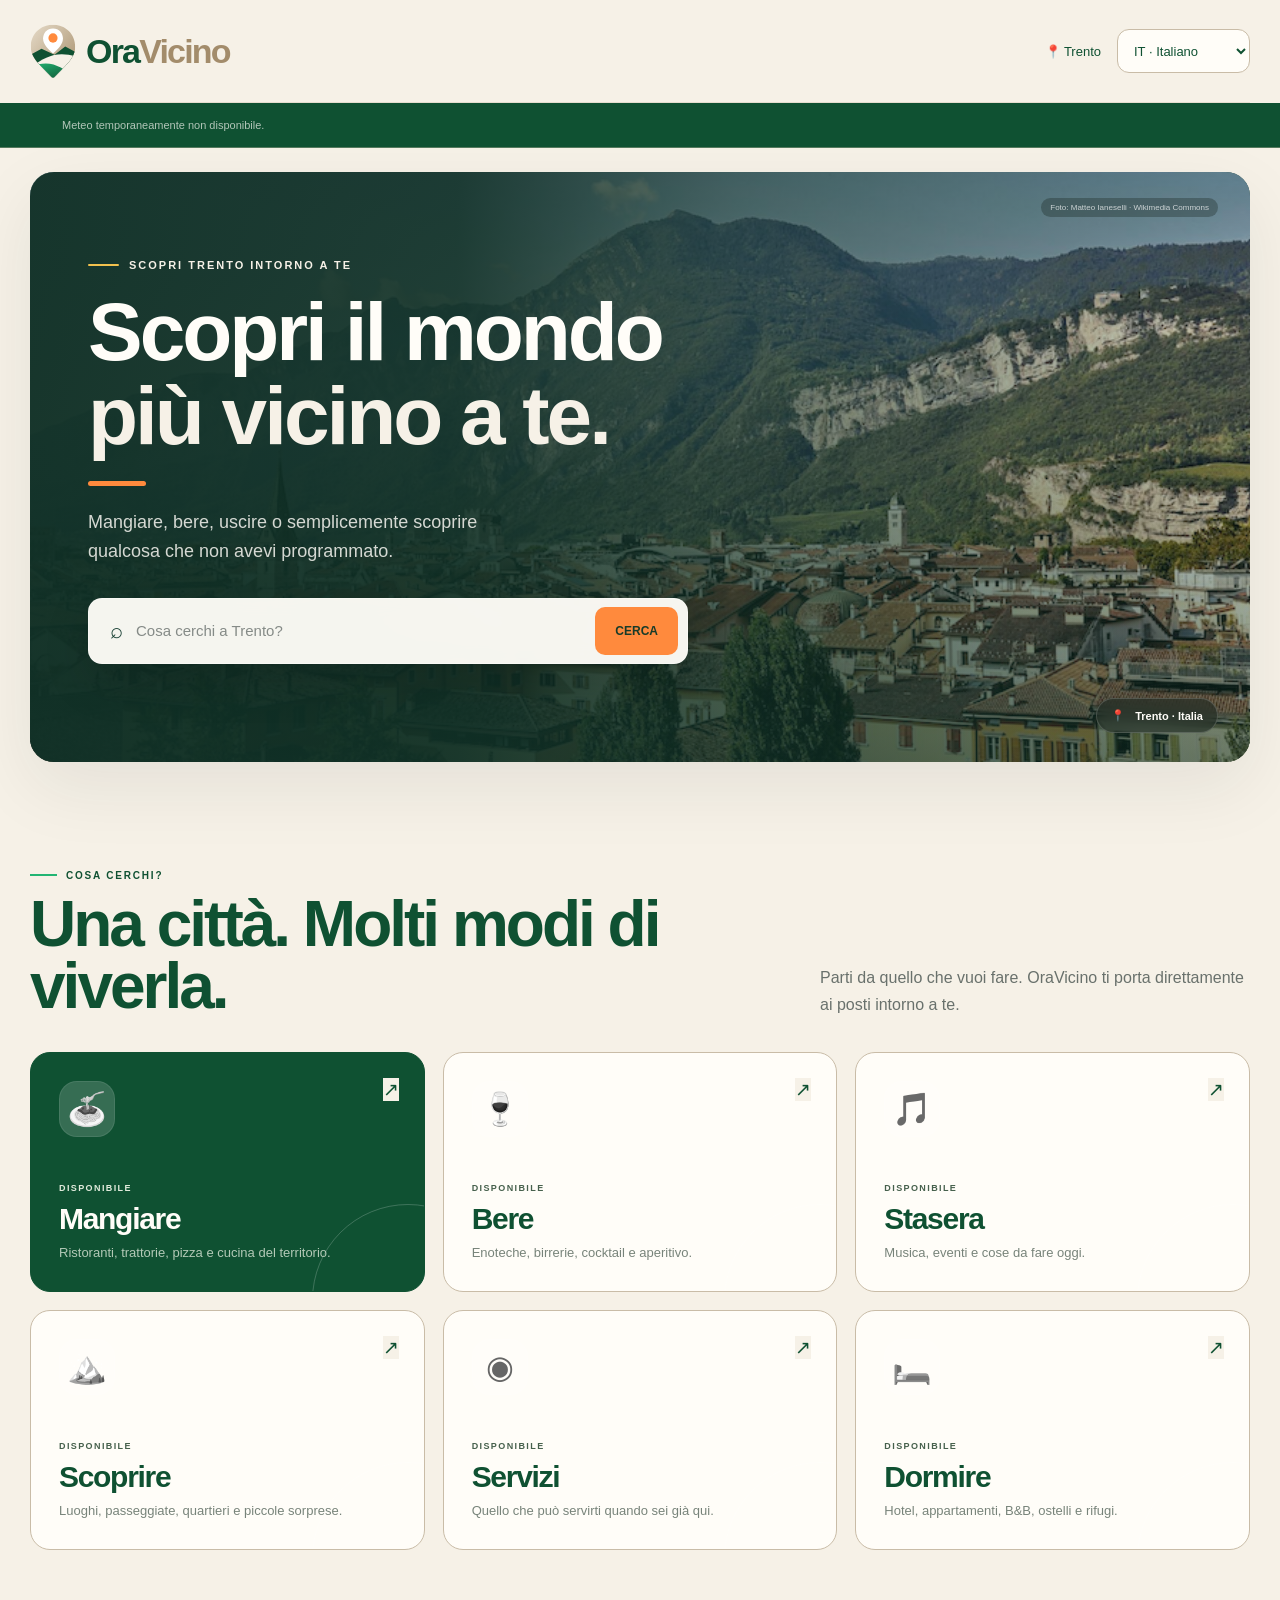
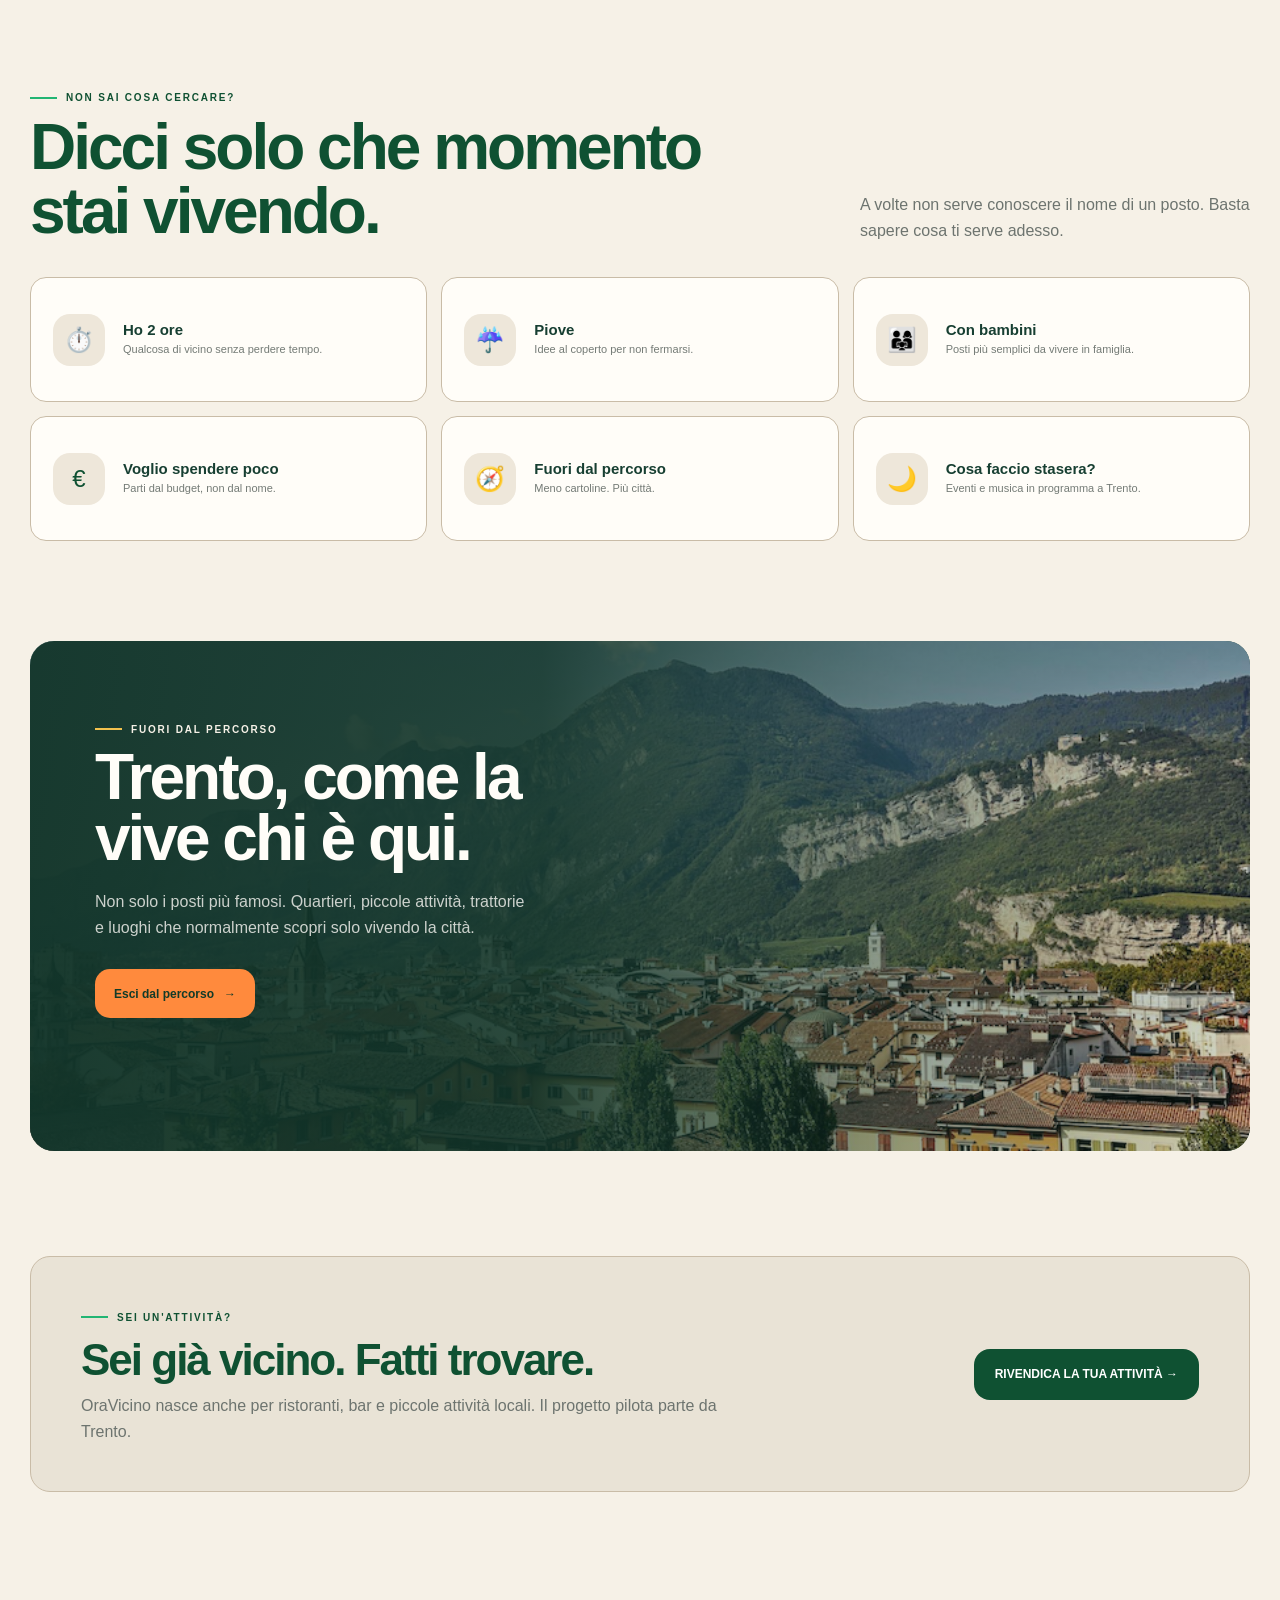
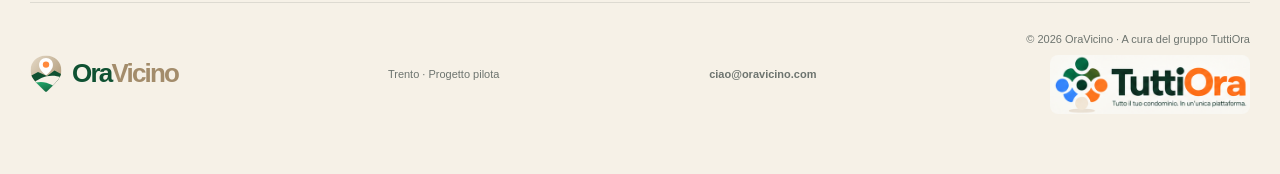
<file: index.html>
<!DOCTYPE html>
<html lang="it">

<head>

  <meta charset="UTF-8">

  <meta
    name="viewport"
    content="width=device-width, initial-scale=1.0"
  >

  <title>OraVicino — Scopri Trento intorno a te</title>

  <meta
    name="description"
    content="Scopri dove mangiare, bere, dormire, cosa fare e cosa vedere vicino a te a Trento."
  >

  <link
    rel="stylesheet"
    href="style.css"
  >

  <!-- ORAVICINO METEO -->
  <link
    rel="stylesheet"
    href="meteo.css"
  >

  <style>

    /* =====================================================
       HOME — ORAVICINO
    ===================================================== */

    body {
      margin: 0;
      color: #17231d;

      background:
        radial-gradient(
          circle at 90% 8%,
          rgba(242,193,78,.12),
          transparent 23%
        ),
        radial-gradient(
          circle at 3% 50%,
          rgba(23,63,50,.07),
          transparent 19%
        ),
        linear-gradient(
          180deg,
          #f7f3e9 0%,
          #f4efe4 55%,
          #f8f5ed 100%
        );
    }

    body::before {
      content: "";
      position: fixed;
      inset: 0;
      z-index: -10;
      pointer-events: none;
      opacity: .22;

      background-image:
        linear-gradient(
          rgba(23,63,50,.018) 1px,
          transparent 1px
        ),
        linear-gradient(
          90deg,
          rgba(23,63,50,.018) 1px,
          transparent 1px
        );

      background-size: 42px 42px;
    }


    /* =====================================================
       CONTAINER
    ===================================================== */

    .home-container {
      width: min(calc(100% - 60px), 1240px);
      margin: 0 auto;
    }


    /* =====================================================
       HERO
    ===================================================== */

    .home-hero {
      position: relative;
      min-height: 590px;
      margin-top: 28px;
      overflow: hidden;
      border-radius: 42px;
      isolation: isolate;

      box-shadow:
        0 25px 70px
        rgba(25,39,32,.08);

      background: #173f32;
    }

    .home-hero-photo {
      position: absolute;
      z-index: -5;
      inset: 0;
      width: 100%;
      height: 100%;
      object-fit: cover;
      object-position: center 48%;
    }

    .home-hero::before {
      content: "";
      position: absolute;
      z-index: -4;
      inset: 0;

      background:
        linear-gradient(
          90deg,
          rgba(16,48,38,.96) 0%,
          rgba(16,48,38,.91) 35%,
          rgba(16,48,38,.62) 58%,
          rgba(16,48,38,.20) 100%
        ),
        linear-gradient(
          0deg,
          rgba(16,48,38,.52),
          transparent 55%
        );
    }

    .home-hero::after {
      content: "";
      position: absolute;
      z-index: -3;
      width: 520px;
      height: 520px;
      top: -300px;
      left: -130px;
      border-radius: 50%;
      background: rgba(242,193,78,.10);
    }


    /* =====================================================
       CONTEÚDO HERO
    ===================================================== */

    .hero-content {
      position: relative;
      z-index: 2;
      width: min(680px, 100%);
      padding: 78px 70px 62px;
      color: #fffdf8;
      box-sizing: border-box;
    }

    .hero-eyebrow {
      display: inline-flex;
      align-items: center;
      gap: 10px;
      margin-bottom: 19px;
      color: #f2c14e;
      font-size: 11px;
      font-weight: 800;
      letter-spacing: 2px;
      text-transform: uppercase;
    }

    .hero-eyebrow::before {
      content: "";
      width: 31px;
      height: 2px;
      border-radius: 999px;
      background: #f2c14e;
    }

    .hero-content h1 {
      max-width: 670px;
      margin: 0 0 22px;
      color: #fffdf8;

      font-size:
        clamp(58px, 7vw, 94px);

      line-height: .89;
      letter-spacing: -5px;
    }

    .hero-content h1 em {
      display: block;
      color: #f2c14e;

      font-family:
        "Playfair Display",
        Georgia,
        serif;

      font-weight: 500;
    }

    .hero-description {
      max-width: 530px;
      margin: 0;
      color: rgba(255,253,248,.82);
      font-size: 18px;
      line-height: 1.6;
    }


    /* =====================================================
       BUSCA
    ===================================================== */

    .hero-search {
      max-width: 600px;
      min-height: 66px;
      margin-top: 32px;
      padding: 0 9px 0 21px;

      display: flex;
      align-items: center;
      gap: 13px;

      border-radius: 21px;

      background:
        rgba(255,253,248,.96);

      border:
        1px solid
        rgba(255,255,255,.35);

      box-shadow:
        0 17px 45px
        rgba(0,0,0,.16);

      backdrop-filter: blur(10px);
    }

    .hero-search-icon {
      flex: 0 0 auto;
      color: #173f32;
      font-size: 22px;
    }

    .hero-search input {
      flex: 1;
      min-width: 0;
      padding: 18px 0;
      border: 0;
      outline: 0;
      background: transparent;
      color: #17231d;
      font-size: 15px;
    }

    .hero-search input::placeholder {
      color: #858b87;
    }

    .hero-search button {
      min-height: 48px;
      padding: 0 20px;
      border: 0;
      border-radius: 15px;
      cursor: pointer;
      background: #ef6a3a;
      color: white;
      font-size: 12px;
      font-weight: 800;

      transition:
        transform .2s ease,
        background .2s ease;
    }

    .hero-search button:hover {
      transform: translateY(-1px);
      background: #db5c31;
    }


    /* =====================================================
       HERO LOCAL
    ===================================================== */

    .hero-location {
      position: absolute;
      z-index: 3;
      right: 32px;
      bottom: 29px;

      display: flex;
      align-items: center;
      gap: 10px;

      padding: 10px 14px;
      border-radius: 999px;
      color: #fffdf8;

      background:
        rgba(23,35,29,.52);

      border:
        1px solid
        rgba(255,255,255,.17);

      font-size: 11px;
      font-weight: 700;
      backdrop-filter: blur(8px);
    }

    .hero-photo-credit {
      position: absolute;
      z-index: 3;
      right: 32px;
      top: 26px;
      padding: 5px 9px;
      border-radius: 999px;
      color: rgba(255,255,255,.72);
      background: rgba(23,35,29,.32);
      font-size: 8px;
      text-decoration: none;
      backdrop-filter: blur(6px);
    }


    /* =====================================================
       INTRO CATEGORIAS
    ===================================================== */

    .category-section {
      padding: 100px 0 45px;
    }

    .section-heading {
      display: grid;

      grid-template-columns:
        minmax(0, 1fr)
        minmax(260px, 430px);

      gap: 50px;
      align-items: end;
      margin-bottom: 34px;
    }

    .section-kicker {
      display: inline-flex;
      align-items: center;
      gap: 9px;
      margin-bottom: 12px;
      color: #ef6a3a;
      font-size: 10px;
      font-weight: 800;
      letter-spacing: 1.8px;
      text-transform: uppercase;
    }

    .section-kicker::before {
      content: "";
      width: 27px;
      height: 2px;
      background: #ef6a3a;
    }

    .section-heading h2 {
      max-width: 700px;
      margin: 0;
      color: #173f32;

      font-size:
        clamp(42px, 5vw, 66px);

      line-height: .98;
      letter-spacing: -3px;
    }

    .section-heading p {
      margin: 0;
      color: #69716c;
      font-size: 16px;
      line-height: 1.65;
    }


    /* =====================================================
       CATEGORIAS — 6 ÁREAS OFICIAIS
    ===================================================== */

    .category-grid {
      display: grid;
      grid-template-columns: repeat(12, 1fr);
      gap: 17px;
    }

    .category-card {
      position: relative;
      min-height: 245px;
      overflow: hidden;
      padding: 28px;

      display: flex;
      flex-direction: column;
      justify-content: space-between;

      border-radius: 28px;
      text-decoration: none;

      border:
        1px solid
        rgba(23,35,29,.09);

      box-shadow:
        0 12px 35px
        rgba(25,39,32,.045);

      transition:
        transform .25s ease,
        box-shadow .25s ease,
        filter .25s ease;

      box-sizing: border-box;
    }

    a.category-card {
      cursor: pointer;
    }

    a.category-card:hover {
      transform: translateY(-5px);

      box-shadow:
        0 22px 55px
        rgba(25,39,32,.13);

      filter: saturate(1.04);
    }


    /* MANGIARE — VERDE */

    .category-card.mangiare {
      grid-column: span 5;
      color: #fffdf8;
      background: var(--mangiare);
    }


    /* BERE — VINHO */

    .category-card.bere {
      grid-column: span 4;
      color: #fffdf8;
      background: var(--bere);
    }


    /* STASERA — LARANJA */

    .category-card.stasera {
      grid-column: span 3;
      color: #fffdf8;
      background: var(--stasera);
    }


    /* SCOPRIRE — PETRÓLEO */

    .category-card.scoprire {
      grid-column: span 4;
      color: #fffdf8;
      background: var(--scoprire);
    }


    /* SERVIZI — AZUL */

    .category-card.servizi {
      grid-column: span 4;
      color: #fffdf8;
      background: var(--servizi);
    }


    /* DORMIRE — MARROM */

    .category-card.dormire {
      grid-column: span 4;
      color: #fffdf8;
      background: var(--dormire);
    }


    .category-icon {
      position: relative;
      z-index: 2;

      width: 56px;
      height: 56px;

      display: flex;
      align-items: center;
      justify-content: center;

      border-radius: 18px;

      background:
        rgba(255,255,255,.16);

      border:
        1px solid
        rgba(255,255,255,.09);

      font-size: 27px;
    }

    .category-content {
      position: relative;
      z-index: 2;
    }

    .category-status {
      display: inline-flex;
      margin-bottom: 9px;

      color:
        rgba(255,255,255,.72);

      font-size: 9px;
      font-weight: 800;
      letter-spacing: 1.4px;
      text-transform: uppercase;
    }

    .category-card h3 {
      margin: 0 0 7px;
      color: inherit;
      font-size: 30px;
      letter-spacing: -1.3px;
    }

    .category-card p {
      max-width: 400px;
      margin: 0;
      color: inherit;
      opacity: .78;
      font-size: 13px;
      line-height: 1.5;
    }

    .category-arrow {
      position: absolute;
      z-index: 2;
      right: 25px;
      top: 25px;

      color:
        rgba(255,255,255,.90);

      font-size: 19px;

      transition:
        transform .2s ease;
    }

    a.category-card:hover
    .category-arrow {
      transform:
        translate(3px, -3px);
    }

    .category-card::after {
      content: "";

      position: absolute;

      width: 190px;
      height: 190px;

      right: -80px;
      bottom: -105px;

      border-radius: 50%;

      border:
        1px solid
        rgba(255,255,255,.20);

      pointer-events: none;
    }


    /* =====================================================
       MOMENTOS
    ===================================================== */

    .now-section {
      padding: 90px 0 100px;
    }

    .now-top {
      display: flex;
      justify-content: space-between;
      align-items: end;
      gap: 40px;
      margin-bottom: 34px;
    }

    .now-top h2 {
      max-width: 680px;
      margin: 0;
      color: #173f32;

      font-size:
        clamp(42px, 5vw, 64px);

      line-height: 1;
      letter-spacing: -3px;
    }

    .now-top p {
      max-width: 390px;
      margin: 0;
      color: #6d746f;
      line-height: 1.6;
    }

    .moment-grid {
      display: grid;
      grid-template-columns: repeat(3, 1fr);
      gap: 14px;
    }

    .moment {
      min-height: 125px;
      padding: 22px;

      display: flex;
      align-items: center;
      gap: 18px;

      border-radius: 23px;
      text-decoration: none;
      color: #17231d;

      background:
        rgba(255,253,248,.68);

      border:
        1px solid
        rgba(23,35,29,.09);

      transition:
        transform .2s ease,
        background .2s ease,
        box-shadow .2s ease;

      box-sizing: border-box;
    }

    a.moment:hover {
      transform: translateY(-3px);
      background: #fffdf8;

      box-shadow:
        0 15px 40px
        rgba(25,39,32,.07);
    }

    .moment-icon {
      flex: 0 0 52px;
      width: 52px;
      height: 52px;

      display: flex;
      align-items: center;
      justify-content: center;

      border-radius: 17px;

      background:
        rgba(23,63,50,.08);

      font-size: 24px;
    }

    .moment strong {
      display: block;
      margin-bottom: 4px;
      color: #173f32;
      font-size: 15px;
    }

    .moment span {
      display: block;
      color: #747b76;
      font-size: 11px;
      line-height: 1.45;
    }


    /* =====================================================
       LOCAL EXPERIENCE
    ===================================================== */

    .local-section {
      position: relative;
      min-height: 510px;
      overflow: hidden;
      margin-bottom: 105px;
      border-radius: 38px;
      background: #173f32;
      isolation: isolate;
    }

    .local-photo {
      position: absolute;
      z-index: -4;
      inset: 0;
      width: 100%;
      height: 100%;
      object-fit: cover;
      object-position: center;
    }

    .local-section::before {
      content: "";
      position: absolute;
      z-index: -3;
      inset: 0;

      background:
        linear-gradient(
          90deg,
          rgba(18,53,42,.97) 0%,
          rgba(18,53,42,.89) 42%,
          rgba(18,53,42,.45) 72%,
          rgba(18,53,42,.18) 100%
        );
    }

    .local-content {
      width: min(570px, 100%);
      padding: 75px 65px;
      color: #fffdf8;
      box-sizing: border-box;
    }

    .local-content
    .section-kicker {
      color: #f2c14e;
    }

    .local-content
    .section-kicker::before {
      background: #f2c14e;
    }

    .local-content h2 {
      margin: 0 0 20px;
      color: #fffdf8;

      font-size:
        clamp(46px, 5vw, 69px);

      line-height: .95;
      letter-spacing: -3px;
    }

    .local-content p {
      max-width: 500px;
      margin: 0 0 28px;
      color: rgba(255,253,248,.78);
      font-size: 16px;
      line-height: 1.65;
    }

    .local-button {
      display: inline-flex;
      align-items: center;
      gap: 10px;

      min-height: 49px;
      padding: 0 19px;

      border-radius: 15px;

      text-decoration: none;

      background: #f2c14e;
      color: #17231d;

      font-size: 12px;
      font-weight: 800;

      transition:
        transform .2s ease;
    }

    .local-button:hover {
      transform: translateY(-2px);
    }


    /* =====================================================
       NEGÓCIOS
    ===================================================== */

    .business-section {
      display: grid;

      grid-template-columns:
        minmax(0, 1fr)
        auto;

      gap: 40px;
      align-items: center;

      margin-bottom: 110px;
      padding: 47px 50px;

      border-radius: 30px;

      background: #efe5d6;

      border:
        1px solid
        rgba(23,35,29,.07);

      box-sizing: border-box;
    }

    .business-section h2 {
      margin: 0 0 8px;
      color: #173f32;

      font-size:
        clamp(30px, 4vw, 44px);

      letter-spacing: -2px;
    }

    .business-section p {
      max-width: 650px;
      margin: 0;
      color: #6d746f;
      line-height: 1.6;
    }

    .business-button {
      display: inline-flex;
      align-items: center;
      justify-content: center;

      min-height: 51px;
      padding: 0 21px;

      border-radius: 16px;

      color: white;
      background: #173f32;

      text-decoration: none;

      font-size: 12px;
      font-weight: 800;

      white-space: nowrap;

      transition:
        transform .2s ease,
        background .2s ease;
    }

    .business-button:hover {
      transform: translateY(-2px);
      background: #245b48;
    }


    /* =====================================================
       FOOTER
    ===================================================== */

    .home-footer {
      width:
        min(calc(100% - 60px), 1240px);

      margin: 0 auto 30px;
      padding: 30px 0;

      display: flex;
      justify-content: space-between;
      align-items: center;
      gap: 30px;

      border-top:
        1px solid
        rgba(23,35,29,.11);

      color: #6d746f;
      font-size: 11px;
    }

    .home-footer
    .footer-logo {
      color: #173f32;

      font-size: 23px;
      font-weight: 800;
      letter-spacing: -1px;

      text-decoration: none;
    }

    .home-footer
    .footer-logo span {
      color: #ef6a3a;
    }

    .footer-contact {
      color: #6d746f;
      text-decoration: none;
      font-weight: 700;
    }

    .footer-contact:hover {
      color: #173f32;
    }


    /* =====================================================
       TABLET
    ===================================================== */

    @media (max-width: 900px) {

      .home-hero {
        min-height: 570px;
      }

      .hero-content {
        padding: 65px 45px 55px;
      }

      .section-heading {
        grid-template-columns: 1fr;
        gap: 20px;
      }

      .category-card.mangiare,
      .category-card.bere,
      .category-card.stasera,
      .category-card.scoprire,
      .category-card.servizi,
      .category-card.dormire {
        grid-column: span 6;
      }

      .moment-grid {
        grid-template-columns:
          repeat(2, 1fr);
      }

      .now-top {
        align-items: flex-start;
        flex-direction: column;
      }

      .business-section {
        grid-template-columns: 1fr;
      }

    }


    /* =====================================================
       CELULAR
    ===================================================== */

    @media (max-width: 600px) {

      .home-container {
        width: calc(100% - 30px);
      }

      .home-hero {
        min-height: 640px;
        margin-top: 15px;
        border-radius: 28px;
      }

      .home-hero-photo {
        object-position: 61% center;
      }

      .home-hero::before {
        background:
          linear-gradient(
            0deg,
            rgba(16,48,38,.98) 0%,
            rgba(16,48,38,.92) 54%,
            rgba(16,48,38,.47) 100%
          );
      }

      .hero-content {
        position: absolute;
        left: 0;
        right: 0;
        bottom: 0;
        padding: 35px 22px 31px;
      }

      .hero-content h1 {
        font-size:
          clamp(52px, 16vw, 72px);

        letter-spacing: -3.5px;
      }

      .hero-description {
        font-size: 15px;
      }

      .hero-search {
        min-height: 58px;
        padding-left: 16px;
      }

      .hero-search button {
        display: none;
      }

      .hero-location {
        top: 20px;
        right: 18px;
        bottom: auto;
      }

      .hero-photo-credit {
        display: none;
      }

      .category-section {
        padding-top: 75px;
      }

      .section-heading h2,
      .now-top h2 {
        letter-spacing: -2px;
      }

      .category-card.mangiare,
      .category-card.bere,
      .category-card.stasera,
      .category-card.scoprire,
      .category-card.servizi,
      .category-card.dormire {
        grid-column: 1 / -1;
      }

      .category-card {
        min-height: 205px;
      }

      .now-section {
        padding: 70px 0 80px;
      }

      .moment-grid {
        grid-template-columns: 1fr;
      }

      .moment {
        min-height: 95px;
      }

      .local-section {
        min-height: 570px;
        margin-bottom: 70px;
        border-radius: 28px;
      }

      .local-section::before {
        background:
          linear-gradient(
            0deg,
            rgba(18,53,42,.98) 0%,
            rgba(18,53,42,.88) 58%,
            rgba(18,53,42,.25) 100%
          );
      }

      .local-content {
        position: absolute;
        left: 0;
        right: 0;
        bottom: 0;
        width: auto;
        padding: 38px 25px;
      }

      .business-section {
        margin-bottom: 70px;
        padding: 32px 25px;
      }

      .home-footer {
        width: calc(100% - 30px);

        align-items: flex-start;
        flex-direction: column;

        gap: 13px;
      }

    }

  </style>

<link rel="stylesheet" href="home-brand.css?v=tuttiora-logo-1">
<link rel="icon" href="oravicino-mark.svg" type="image/svg+xml">
</head>


<body>


  <!-- =====================================================
       HEADER
  ===================================================== -->

  <header class="topbar">

    <a
      class="logo"
      href="index.html"
    >
      <img class="brand-mark" src="oravicino-mark.svg" alt=""><span class="brand-name">Ora<span>Vicino</span></span>
    </a>


    <div class="top-actions">

      <span class="city-button">📍 Trento</span>


      <label class="language-picker"><span class="sr-only" data-i18n="language">Lingua</span><select id="homeLanguage" aria-label="Lingua"><option value="it">IT · Italiano</option><option value="en">EN · English</option><option value="pt">PT · Português</option></select></label>

    </div>

  </header>


  <main>

    <div class="home-container">


      <!-- =================================================
           HERO
      ================================================== -->

      <section class="home-hero">

        <img
          class="home-hero-photo"
          src="images/trento-panorama.jpg"
          alt="Panorama di Trento" data-alt="panorama"
        >


        <div class="hero-content">

          <span class="hero-eyebrow" data-i18n="text0">
            SCOPRI TRENTO INTORNO A TE
          </span>


          <h1>
            <span data-i18n="text1">Scopri il mondo</span>
            <em data-i18n="text2">più vicino a te.</em>
          </h1>


          <p class="hero-description" data-i18n="text3">

            Mangiare, bere, uscire
            o semplicemente scoprire qualcosa
            che non avevi programmato.

          </p>


          <form
            class="hero-search"
            id="homeSearch"
          >

            <span class="hero-search-icon">
              ⌕
            </span>


            <input
              id="homeSearchInput"
              type="text"
              placeholder="Cosa cerchi a Trento?" aria-label="Cosa cerchi a Trento?" data-placeholder="search"
              autocomplete="off"
            >


            <button type="submit" data-i18n="text4">
              CERCA
            </button>

          </form>

        </div>


        <div class="hero-location">

          <span>📍</span>

          <span data-i18n="text5">
            Trento · Italia
          </span>

        </div>


        <a
          class="hero-photo-credit"
          href="https://commons.wikimedia.org/wiki/File:Trento-panorama_from_Bindesi_2.jpg"
          target="_blank"
          rel="noopener noreferrer"
         data-i18n="text6">
          Foto: Matteo Ianeselli · Wikimedia Commons
        </a>

      </section>


      <!-- =================================================
           CATEGORIAS
      ================================================== -->

      <section class="category-section">

        <div class="section-heading">

          <div>

            <span class="section-kicker" data-i18n="text7">
              COSA CERCHI?
            </span>


            <h2 data-i18n="text8">
              Una città.
              Molti modi di viverla.
            </h2>

          </div>


          <p data-i18n="text9">

            Parti da quello che vuoi fare.
            OraVicino ti porta direttamente
            ai posti intorno a te.

          </p>

        </div>


        <div class="category-grid">


          <!-- MANGIARE -->

          <a
            class="category-card mangiare category-mangiare"
            href="mangiare.html"
          >

            <span class="category-arrow">
              ↗
            </span>


            <div class="category-icon">
              🍝
            </div>


            <div class="category-content">

              <span class="category-status" data-i18n="text10">
                DISPONIBILE
              </span>


              <h3 data-i18n="text11">
                Mangiare
              </h3>


              <p data-i18n="text12">
                Ristoranti, trattorie,
                pizza e cucina del territorio.
              </p>

            </div>

          </a>


          <!-- BERE -->

          <a
            class="category-card bere category-bere"
            href="bere.html"
          >

            <span class="category-arrow">
              ↗
            </span>


            <div class="category-icon">
              🍷
            </div>


            <div class="category-content">

              <span class="category-status" data-i18n="text10">
                DISPONIBILE
              </span>


              <h3 data-i18n="text13">
                Bere
              </h3>


              <p data-i18n="text14">
                Enoteche, birrerie,
                cocktail e aperitivo.
              </p>

            </div>

          </a>


          <!-- STASERA -->

          <a
            class="category-card stasera category-stasera"
            href="stasera.html"
          >

            <span class="category-arrow">
              ↗
            </span>


            <div class="category-icon">
              🎵
            </div>


            <div class="category-content">

              <span class="category-status" data-i18n="text10">
                DISPONIBILE
              </span>


              <h3 data-i18n="text15">
                Stasera
              </h3>


              <p data-i18n="text16">
                Musica, eventi
                e cose da fare oggi.
              </p>

            </div>

          </a>


          <!-- SCOPRIRE -->

          <a
            class="category-card scoprire category-scoprire"
            href="scoprire.html"
          >

            <span class="category-arrow">
              ↗
            </span>


            <div class="category-icon">
              🏔️
            </div>


            <div class="category-content">

              <span class="category-status" data-i18n="text10">
                DISPONIBILE
              </span>


              <h3 data-i18n="text17">
                Scoprire
              </h3>


              <p data-i18n="text18">
                Luoghi, passeggiate,
                quartieri e piccole sorprese.
              </p>

            </div>

          </a>


          <!-- SERVIZI -->

          <a
            class="category-card servizi category-servizi"
            href="servizi.html"
          >

            <span class="category-arrow">
              ↗
            </span>


            <div class="category-icon">
              ◉
            </div>


            <div class="category-content">

              <span class="category-status" data-i18n="text10">
                DISPONIBILE
              </span>


              <h3 data-i18n="text19">
                Servizi
              </h3>


              <p data-i18n="text20">
                Quello che può servirti
                quando sei già qui.
              </p>

            </div>

          </a>


          <!-- DORMIRE -->

          <a
            class="category-card dormire category-dormire"
            href="dormire.html"
          >

            <span class="category-arrow">
              ↗
            </span>


            <div class="category-icon">
              🛏️
            </div>


            <div class="category-content">

              <span class="category-status" data-i18n="text10">
                DISPONIBILE
              </span>


              <h3 data-i18n="text21">
                Dormire
              </h3>


              <p data-i18n="text22">
                Hotel, appartamenti,
                B&amp;B, ostelli e rifugi.
              </p>

            </div>

          </a>

        </div>

      </section>


      <!-- =================================================
           MOMENTOS
      ================================================== -->

      <section class="now-section">

        <div class="now-top">

          <div>

            <span class="section-kicker" data-i18n="text23">
              NON SAI COSA CERCARE?
            </span>


            <h2 data-i18n="text24">
              Dicci solo
              che momento stai vivendo.
            </h2>

          </div>


          <p data-i18n="text25">

            A volte non serve conoscere
            il nome di un posto.
            Basta sapere cosa ti serve adesso.

          </p>

        </div>


        <div class="moment-grid">


          <!-- HO 2 ORE -->

          <a
            class="moment"
            href="adesso.html?modo=2ore"
          >

            <div class="moment-icon">
              ⏱️
            </div>


            <div>

              <strong data-i18n="text26">
                Ho 2 ore
              </strong>

              <span data-i18n="text27">
                Qualcosa di vicino
                senza perdere tempo.
              </span>

            </div>

          </a>


          <!-- PIOVE -->

          <a
            class="moment"
            href="adesso.html?modo=piove"
          >

            <div class="moment-icon">
              ☔
            </div>


            <div>

              <strong data-i18n="text28">
                Piove
              </strong>

              <span data-i18n="text29">
                Idee al coperto
                per non fermarsi.
              </span>

            </div>

          </a>


          <!-- BAMBINI -->

          <a
            class="moment"
            href="adesso.html?modo=bambini"
          >

            <div class="moment-icon">
              👨‍👩‍👧
            </div>


            <div>

              <strong data-i18n="text30">
                Con bambini
              </strong>

              <span data-i18n="text31">
                Posti più semplici
                da vivere in famiglia.
              </span>

            </div>

          </a>


          <!-- ECONOMICO -->

          <a
            class="moment"
            href="adesso.html?modo=economico"
          >

            <div class="moment-icon">
              €
            </div>


            <div>

              <strong data-i18n="text32">
                Voglio spendere poco
              </strong>

              <span data-i18n="text33">
                Parti dal budget,
                non dal nome.
              </span>

            </div>

          </a>


          <!-- FUORI DAL PERCORSO -->

          <a
            class="moment"
            href="adesso.html?modo=fuori"
          >

            <div class="moment-icon">
              🧭
            </div>


            <div>

              <strong data-i18n="text34">
                Fuori dal percorso
              </strong>

              <span data-i18n="text35">
                Meno cartoline.
                Più città.
              </span>

            </div>

          </a>


          <!-- STASERA -->

          <a
            class="moment"
            href="stasera.html"
          >

            <div class="moment-icon">
              🌙
            </div>


            <div>

              <strong data-i18n="text36">
                Cosa faccio stasera?
              </strong>

              <span data-i18n="text37">
                Eventi e musica
                in programma a Trento.
              </span>

            </div>

          </a>

        </div>

      </section>


      <!-- =================================================
           TRENTO LOCAL
      ================================================== -->

      <section class="local-section">

        <img
          class="local-photo"
          src="images/trento-panorama.jpg"
          alt=""
        >


        <div class="local-content">

          <span class="section-kicker" data-i18n="text38">
            FUORI DAL PERCORSO
          </span>


          <h2 data-i18n="text39">
            Trento,
            come la vive
            chi è qui.
          </h2>


          <p data-i18n="text40">

            Non solo i posti più famosi.
            Quartieri, piccole attività,
            trattorie e luoghi che normalmente
            scopri solo vivendo la città.

          </p>


          <a
            class="local-button"
            href="adesso.html?modo=fuori"
          >
            <span data-i18n="text41">Esci dal percorso</span>
            <span>→</span>
          </a>

        </div>

      </section>


      <!-- =================================================
           COMERCIANTES
      ================================================== -->

      <section class="business-section">

        <div>

          <span class="section-kicker" data-i18n="text42">
            SEI UN'ATTIVITÀ?
          </span>


          <h2 data-i18n="text43">
            Sei già vicino.
            Fatti trovare.
          </h2>


          <p data-i18n="text44">

            OraVicino nasce anche per
            ristoranti, bar e piccole attività locali.
            Il progetto pilota parte da Trento.

          </p>

        </div>


        <a
          class="business-button"
          href="mailto:ciao@oravicino.com?subject=Rivendica%20la%20tua%20attivita"
         data-i18n="text45">
          RIVENDICA LA TUA ATTIVITÀ →
        </a>

      </section>

    </div>

  </main>


  <!-- =====================================================
       FOOTER
  ===================================================== -->

  <footer class="home-footer">

    <a
      class="footer-logo"
      href="index.html"
    >
      <img class="brand-mark" src="oravicino-mark.svg" alt=""><span class="brand-name">Ora<span>Vicino</span></span>
    </a>


    <span data-i18n="text46">
      Trento · Progetto pilota
    </span>


    <a
      class="footer-contact"
      href="mailto:ciao@oravicino.com"
    >
      ciao@oravicino.com
    </a>


    <div class="maintainer-group"><span data-i18n="maintainer">© 2026 OraVicino · A cura del gruppo TuttiOra</span><span class="tuttiora-logo"><img src="tuttiora-brand.png" alt="TuttiOra" width="1448" height="1086" loading="lazy"></span></div>

  </footer>


  <!-- =====================================================
       JS
  ===================================================== -->

  <script>

    const homeSearch =
      document.getElementById(
        "homeSearch"
      );


    const homeSearchInput =
      document.getElementById(
        "homeSearchInput"
      );


    homeSearch.addEventListener(
      "submit",
      function(event) {

        event.preventDefault();


        const query =
          homeSearchInput
            .value
            .trim();


        if (!query) {

          window.location.href =
            "mangiare.html";

          return;

        }


        window.location.href =
          "mangiare.html?search="
          +
          encodeURIComponent(query);

      }
    );

  </script>


  <!-- ORAVICINO METEO -->
  <script src="home-i18n.js?v=tuttiora-logo-1"></script>
  <script src="home-weather.js"></script>


</body>

</html>
</file>
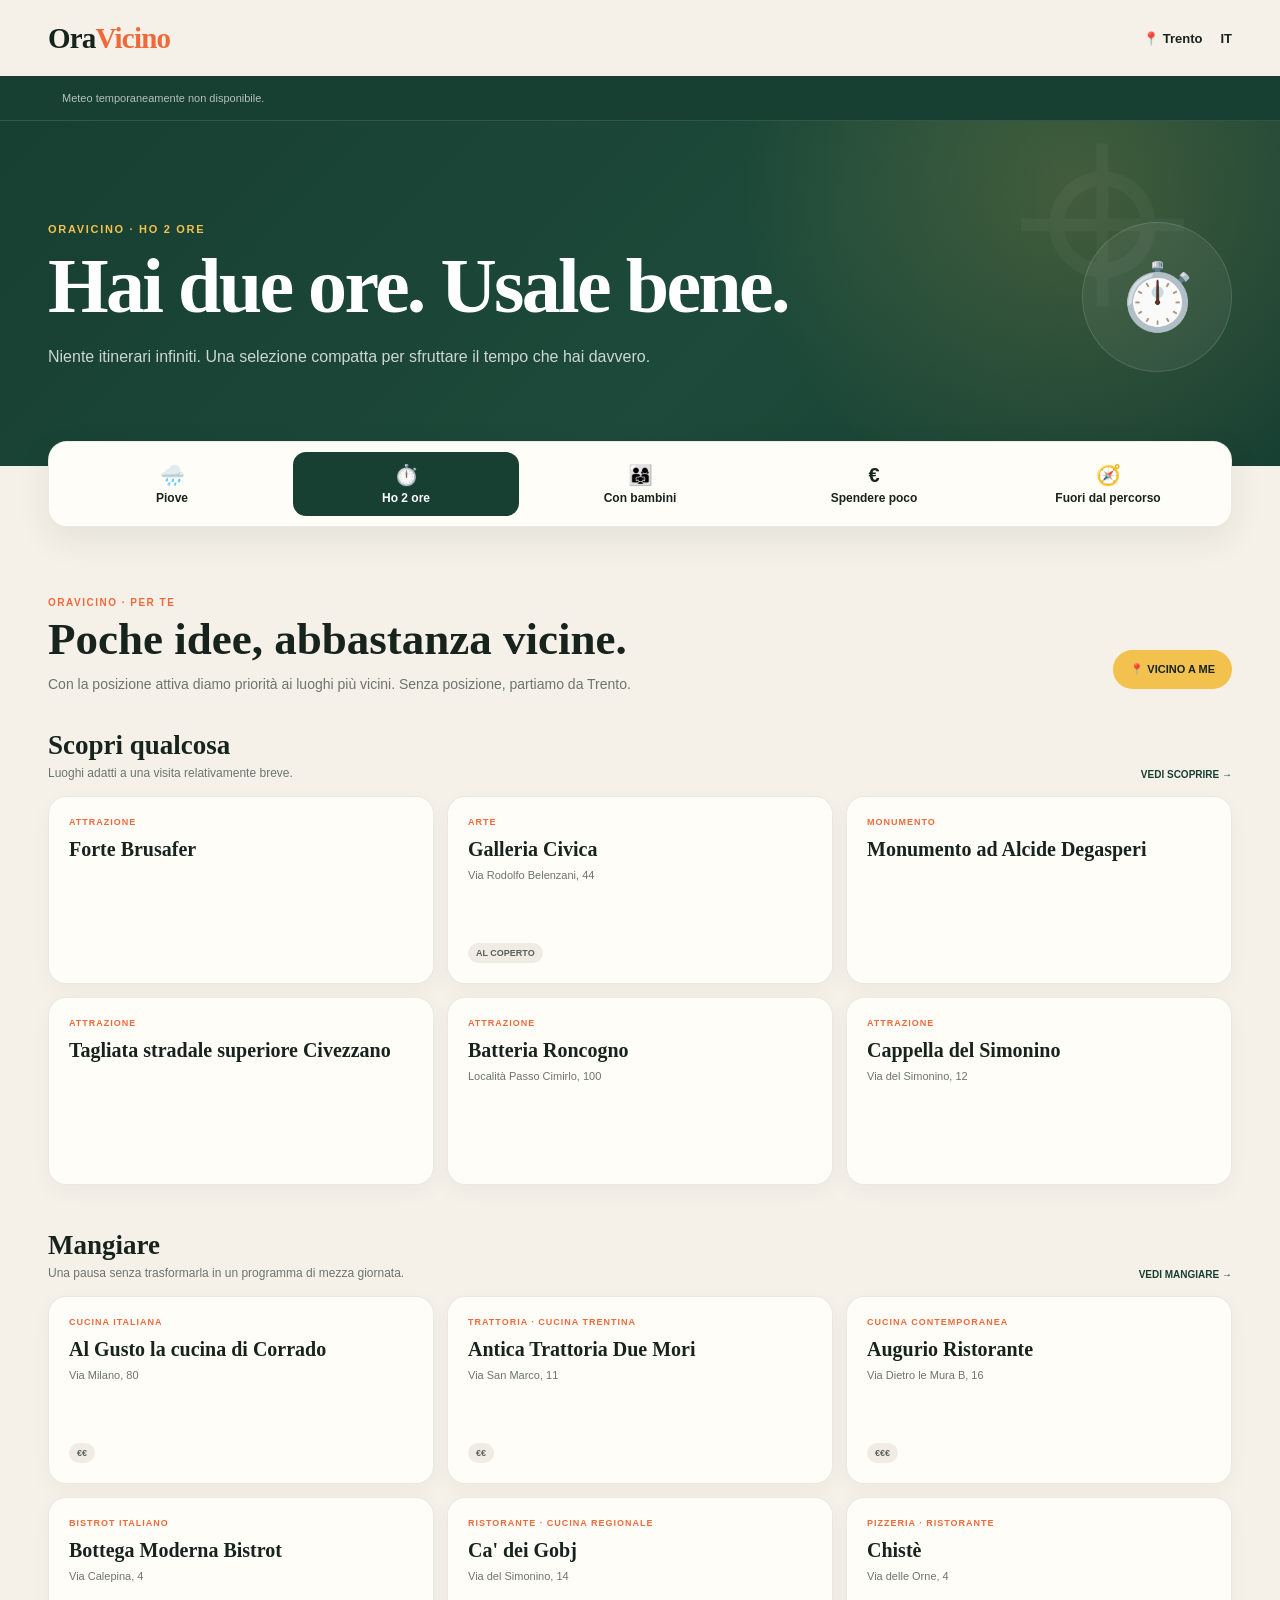
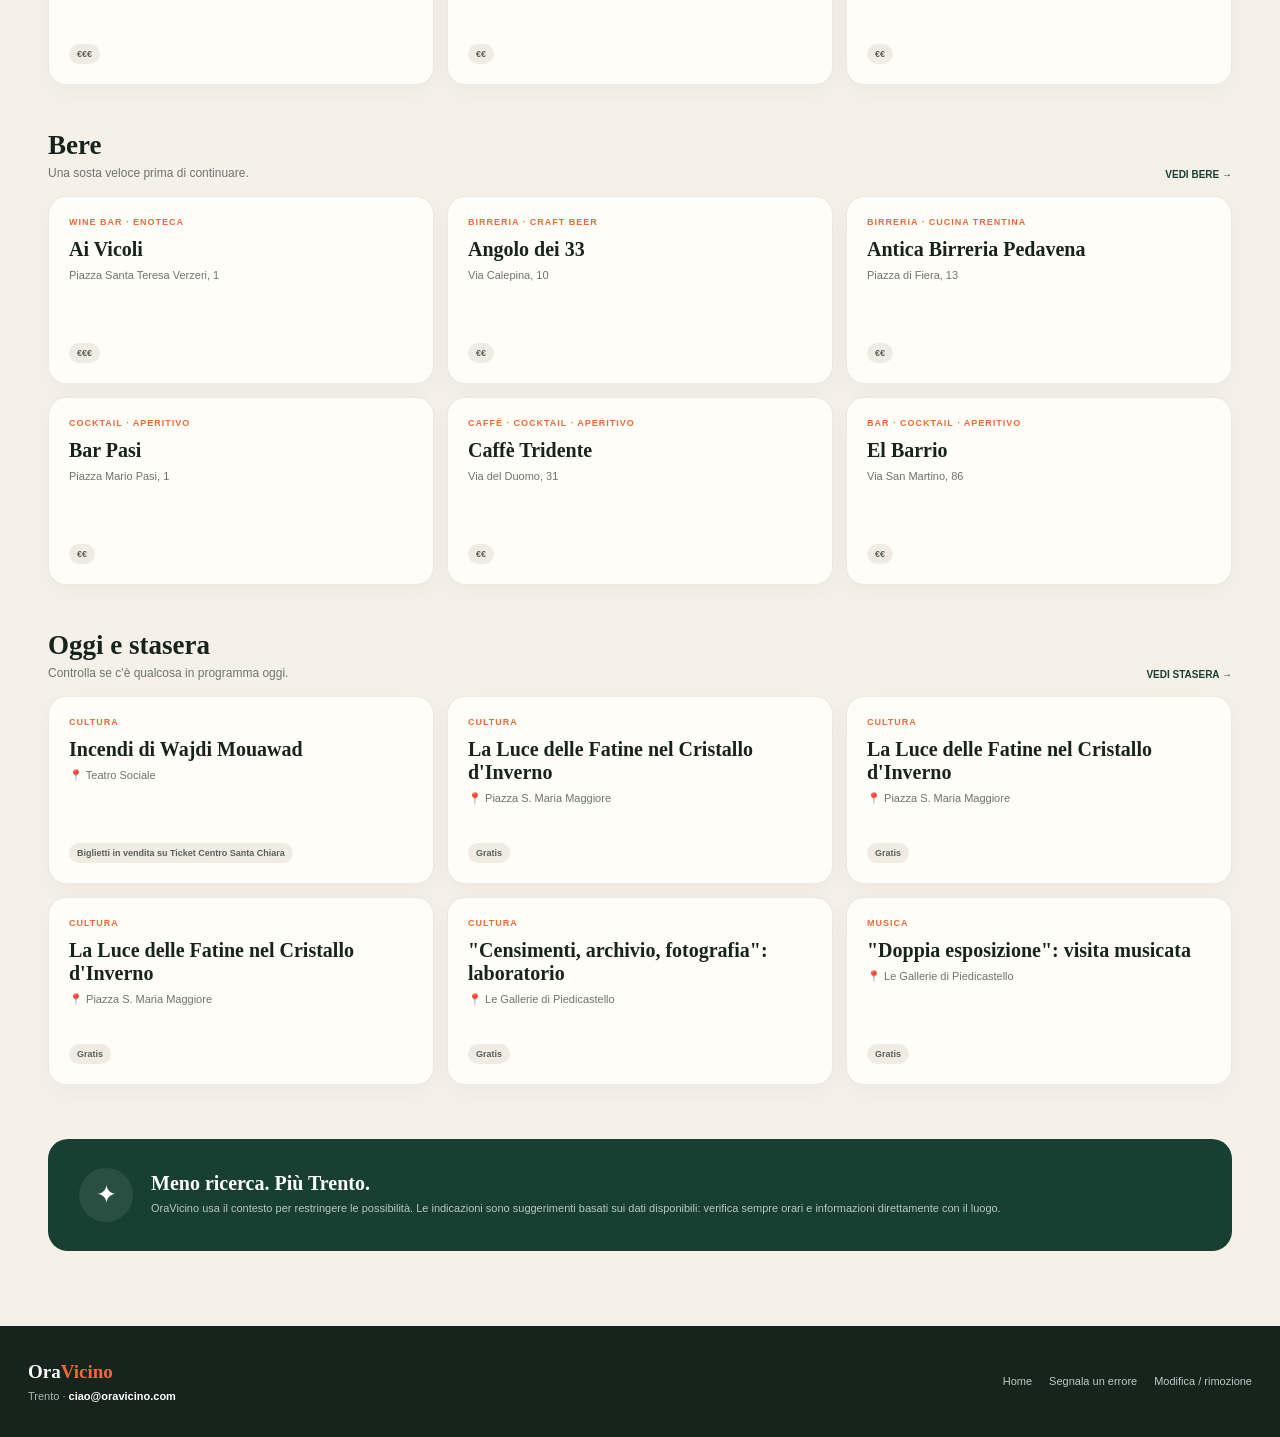
<file: adesso.html>
<!DOCTYPE html>
<html lang="it">
<head>
  <meta charset="UTF-8">
  <meta name="viewport" content="width=device-width, initial-scale=1.0">

  <title>Adesso a Trento | OraVicino</title>

  <meta
    name="description"
    content="Cosa fare adesso a Trento? OraVicino combina luoghi, cibo, eventi e contesto per aiutarti a decidere."
  >

  <link rel="stylesheet" href="style.css">
  <link rel="stylesheet" href="meteo.css">

  <style>
    :root {
      --green: #173f32;
      --green-2: #245b48;
      --orange: #ef6a3a;
      --yellow: #f2c14e;
      --paper: #fffdf8;
      --bg: #f5f1e8;
      --ink: #17231d;
      --muted: #6d746f;
    }

    * {
      box-sizing: border-box;
    }

    body {
      margin: 0;
      background: var(--bg);
      color: var(--ink);
    }

    a {
      color: inherit;
    }

    button {
      font: inherit;
    }

    /* =========================
       TOPBAR
    ========================= */

    .topbar {
      max-width: 1240px;
      min-height: 76px;
      margin: 0 auto;
      padding: 0 28px;

      display: flex;
      align-items: center;
      justify-content: space-between;
      gap: 20px;
    }

    .logo {
      font-family: "Playfair Display", serif;
      font-size: 29px;
      font-weight: 800;
      letter-spacing: -0.8px;
      text-decoration: none;
    }

    .logo span {
      color: var(--orange);
    }

    .topbar-right {
      display: flex;
      align-items: center;
      gap: 18px;

      font-size: 13px;
      font-weight: 800;
    }

    /* =========================
       HERO
    ========================= */

    .hero {
      position: relative;
      overflow: hidden;

      background:
        radial-gradient(
          circle at 84% 20%,
          rgba(242, 193, 78, 0.18),
          transparent 30%
        ),
        linear-gradient(
          135deg,
          #173f32 0%,
          #1d4a3a 58%,
          #173f32 100%
        );

      color: white;
    }

    .hero::after {
      content: "⌖";

      position: absolute;
      right: 7%;
      top: -55px;

      color: rgba(255, 255, 255, 0.035);

      font-size: 310px;
      line-height: 1;

      pointer-events: none;
    }

    .hero-inner {
      position: relative;
      z-index: 1;

      max-width: 1240px;
      min-height: 345px;
      margin: 0 auto;
      padding: 60px 28px 54px;

      display: grid;
      grid-template-columns: minmax(0, 1fr) auto;
      gap: 55px;
      align-items: center;
    }

    .eyebrow {
      margin-bottom: 13px;

      color: var(--yellow);

      font-size: 11px;
      font-weight: 900;
      letter-spacing: 1.7px;
      text-transform: uppercase;
    }

    .hero h1 {
      max-width: 800px;
      margin: 0;

      font-family: "Playfair Display", serif;
      font-size: clamp(45px, 6.2vw, 78px);
      line-height: 0.98;
      letter-spacing: -2.7px;
    }

    .hero-description {
      max-width: 700px;
      margin: 19px 0 0;

      color: rgba(255, 255, 255, 0.78);

      font-size: 16px;
      line-height: 1.65;
    }

    .hero-icon {
      width: 150px;
      height: 150px;

      display: grid;
      place-items: center;

      border: 1px solid rgba(255, 255, 255, 0.12);
      border-radius: 50%;

      background: rgba(255, 255, 255, 0.06);

      font-size: 65px;
    }

    /* =========================
       MODE SELECTOR
    ========================= */

    .mode-wrap {
      max-width: 1240px;
      margin: -25px auto 0;
      padding: 0 28px;

      position: relative;
      z-index: 5;
    }

    .mode-bar {
      padding: 10px;

      display: grid;
      grid-template-columns: repeat(5, 1fr);
      gap: 8px;

      border: 1px solid rgba(23, 35, 29, 0.08);
      border-radius: 19px;

      background: var(--paper);

      box-shadow: 0 12px 35px rgba(23, 35, 29, 0.08);
    }

    .mode-button {
      min-height: 64px;
      padding: 10px;

      border: 0;
      border-radius: 13px;

      background: transparent;
      color: var(--ink);

      cursor: pointer;

      font-size: 12px;
      font-weight: 850;
    }

    .mode-button:hover {
      background: #f0ece3;
    }

    .mode-button.active {
      background: var(--green);
      color: white;
    }

    .mode-button span {
      display: block;
      margin-bottom: 4px;
      font-size: 20px;
    }

    /* =========================
       METEO
    ========================= */

    .meteo-wrap {
      max-width: 1240px;
      margin: 0 auto;
      padding: 31px 28px 0;
    }

    /* =========================
       MAIN
    ========================= */

    .main {
      max-width: 1240px;
      margin: 0 auto;
      padding: 39px 28px 75px;
    }

    .context-head {
      margin-bottom: 34px;

      display: grid;
      grid-template-columns: minmax(0, 1fr) auto;
      gap: 30px;
      align-items: end;
    }

    .section-eyebrow {
      margin-bottom: 8px;

      color: var(--orange);

      font-size: 10px;
      font-weight: 900;
      letter-spacing: 1.5px;
      text-transform: uppercase;
    }

    .context-title {
      margin: 0;

      font-family: "Playfair Display", serif;
      font-size: clamp(30px, 4vw, 45px);
      line-height: 1.05;
    }

    .context-description {
      max-width: 720px;
      margin: 10px 0 0;

      color: var(--muted);

      font-size: 14px;
      line-height: 1.6;
    }

    .location-button {
      padding: 13px 17px;

      border: 0;
      border-radius: 999px;

      background: var(--yellow);
      color: var(--ink);

      cursor: pointer;

      font-size: 11px;
      font-weight: 900;
      white-space: nowrap;
    }

    .location-button.active {
      background: var(--green);
      color: white;
    }

    .location-status {
      margin-top: 7px;

      color: var(--muted);

      font-size: 10px;
      text-align: center;
    }

    /* =========================
       SECTIONS
    ========================= */

    .recommendation-section {
      margin-top: 45px;
    }

    .recommendation-section:first-of-type {
      margin-top: 0;
    }

    .section-head {
      margin-bottom: 16px;

      display: flex;
      align-items: end;
      justify-content: space-between;
      gap: 20px;
    }

    .section-title {
      margin: 0;

      font-family: "Playfair Display", serif;
      font-size: 27px;
    }

    .section-subtitle {
      margin-top: 5px;

      color: var(--muted);

      font-size: 12px;
    }

    .section-link {
      color: var(--green);

      font-size: 10px;
      font-weight: 900;
      text-decoration: none;
      white-space: nowrap;
    }

    .cards {
      display: grid;
      grid-template-columns: repeat(3, minmax(0, 1fr));
      gap: 13px;
    }

    .card {
      min-height: 188px;
      padding: 20px;

      display: flex;
      flex-direction: column;

      border: 1px solid rgba(23, 35, 29, 0.09);
      border-radius: 18px;

      background: var(--paper);

      box-shadow: 0 7px 25px rgba(23, 35, 29, 0.035);
    }

    .card:hover {
      transform: translateY(-2px);
      box-shadow: 0 11px 28px rgba(23, 35, 29, 0.07);
    }

    .card-top {
      display: flex;
      align-items: center;
      justify-content: space-between;
      gap: 12px;
    }

    .card-type {
      color: var(--orange);

      font-size: 9px;
      font-weight: 900;
      letter-spacing: 1px;
      text-transform: uppercase;
    }

    .distance {
      padding: 5px 8px;

      border-radius: 999px;

      background: #e5eee9;
      color: var(--green);

      font-size: 9px;
      font-weight: 900;
    }

    .card h3 {
      margin: 11px 0 6px;

      font-family: "Playfair Display", serif;
      font-size: 20px;
      line-height: 1.15;
    }

    .card-description {
      margin: 0 0 12px;

      color: var(--muted);

      font-size: 11px;
      line-height: 1.5;
    }

    .card-meta {
      margin-top: auto;

      display: flex;
      flex-wrap: wrap;
      gap: 5px;
    }

    .chip {
      padding: 5px 8px;

      border-radius: 999px;

      background: #f0ece3;
      color: #59615c;

      font-size: 9px;
      font-weight: 800;
    }

    .chip.free {
      background: #e3eee8;
      color: var(--green);
    }

    .event-time {
      color: var(--green);

      font-weight: 900;
    }

    .empty {
      grid-column: 1 / -1;

      padding: 30px;

      border: 1px dashed rgba(23, 35, 29, 0.18);
      border-radius: 17px;

      color: var(--muted);

      text-align: center;
      font-size: 12px;
    }

    /* =========================
       WHY
    ========================= */

    .why-box {
      margin-top: 54px;
      padding: 29px 31px;

      display: grid;
      grid-template-columns: auto minmax(0, 1fr);
      gap: 18px;
      align-items: center;

      border-radius: 20px;

      background: var(--green);
      color: white;
    }

    .why-icon {
      width: 54px;
      height: 54px;

      display: grid;
      place-items: center;

      border-radius: 50%;

      background: rgba(255, 255, 255, 0.08);

      font-size: 25px;
    }

    .why-box strong {
      display: block;
      margin-bottom: 5px;

      font-family: "Playfair Display", serif;
      font-size: 20px;
    }

    .why-box p {
      margin: 0;

      color: rgba(255, 255, 255, 0.7);

      font-size: 11px;
      line-height: 1.55;
    }

    /* =========================
       FOOTER
    ========================= */

    .footer {
      padding: 35px 28px;

      background: #17231d;
      color: rgba(255, 255, 255, 0.66);

      font-size: 11px;
    }

    .footer-inner {
      max-width: 1240px;
      margin: 0 auto;

      display: grid;
      grid-template-columns: 1fr auto;
      gap: 30px;
      align-items: center;
    }

    .footer-brand {
      color: white;

      font-family: "Playfair Display", serif;
      font-size: 19px;
      font-weight: 800;
    }

    .footer-brand span {
      color: var(--orange);
    }

    .footer-contact {
      margin-top: 7px;
    }

    .footer-contact a {
      color: white;
      text-decoration: none;
      font-weight: 800;
    }

    .footer-links {
      display: flex;
      flex-wrap: wrap;
      justify-content: flex-end;
      gap: 17px;
    }

    .footer-links a {
      color: rgba(255, 255, 255, 0.74);
      text-decoration: none;
    }

    /* =========================
       RESPONSIVE
    ========================= */

    @media (max-width: 900px) {
      .mode-bar {
        grid-template-columns: repeat(3, 1fr);
      }

      .cards {
        grid-template-columns: repeat(2, minmax(0, 1fr));
      }
    }

    @media (max-width: 650px) {
      .topbar {
        min-height: 66px;
        padding: 0 18px;
      }

      .logo {
        font-size: 25px;
      }

      .topbar-right {
        gap: 10px;
      }

      .hero-inner {
        min-height: auto;
        padding: 47px 18px 48px;

        grid-template-columns: 1fr;
      }

      .hero-icon {
        display: none;
      }

      .hero h1 {
        font-size: 47px;
        letter-spacing: -1.5px;
      }

      .mode-wrap,
      .meteo-wrap,
      .main {
        padding-left: 17px;
        padding-right: 17px;
      }

      .mode-wrap {
        margin-top: -18px;
      }

      .mode-bar {
        grid-template-columns: repeat(2, 1fr);
      }

      .context-head {
        grid-template-columns: 1fr;
        align-items: start;
      }

      .location-status {
        text-align: left;
      }

      .cards {
        grid-template-columns: 1fr;
      }

      .section-head {
        align-items: start;
        flex-direction: column;
      }

      .why-box {
        grid-template-columns: 1fr;
      }

      .footer-inner {
        grid-template-columns: 1fr;
      }

      .footer-links {
        justify-content: flex-start;
      }
    }
  </style>
</head>

<body>

  <!-- =========================
       TOPBAR
  ========================== -->

  <header class="topbar">

    <a href="index.html" class="logo">
      Ora<span>Vicino</span>
    </a>

    <div class="topbar-right">
      <span>📍 Trento</span>
      <span>IT</span>
    </div>

  </header>

  <!-- =========================
       HERO
  ========================== -->

  <section class="hero">

    <div class="hero-inner">

      <div>

        <div
          id="heroEyebrow"
          class="eyebrow"
        >
          ORAVICINO · ADESSO
        </div>

        <h1 id="heroTitle">
          Cosa ha senso fare adesso?
        </h1>

        <p
          id="heroDescription"
          class="hero-description"
        >
          Non cercare tutto. Trova quello che ha senso qui, adesso.
        </p>

      </div>

      <div
        id="heroIcon"
        class="hero-icon"
        aria-hidden="true"
      >
        ✦
      </div>

    </div>

  </section>

  <!-- =========================
       MODES
  ========================== -->

  <div class="mode-wrap">

    <nav
      class="mode-bar"
      aria-label="Situazioni"
    >

      <button
        class="mode-button"
        data-mode="piove"
        type="button"
      >
        <span>🌧️</span>
        Piove
      </button>

      <button
        class="mode-button"
        data-mode="2ore"
        type="button"
      >
        <span>⏱️</span>
        Ho 2 ore
      </button>

      <button
        class="mode-button"
        data-mode="bambini"
        type="button"
      >
        <span>👨‍👩‍👧</span>
        Con bambini
      </button>

      <button
        class="mode-button"
        data-mode="economico"
        type="button"
      >
        <span>€</span>
        Spendere poco
      </button>

      <button
        class="mode-button"
        data-mode="fuori"
        type="button"
      >
        <span>🧭</span>
        Fuori dal percorso
      </button>

    </nav>

  </div>

  <!-- =========================
       METEO
  ========================== -->

  <div class="meteo-wrap">
    <div id="meteo"></div>
  </div>

  <!-- =========================
       MAIN
  ========================== -->

  <main class="main">

    <div class="context-head">

      <div>

        <div class="section-eyebrow">
          ORAVICINO · PER TE
        </div>

        <h2
          id="contextTitle"
          class="context-title"
        >
          Una selezione per questo momento.
        </h2>

        <p
          id="contextDescription"
          class="context-description"
        >
          Incrociamo le informazioni già disponibili su Trento
          per ridurre il tempo passato a cercare.
        </p>

      </div>

      <div>

        <button
          id="locationButton"
          class="location-button"
          type="button"
        >
          📍 VICINO A ME
        </button>

        <div
          id="locationStatus"
          class="location-status"
        ></div>

      </div>

    </div>

    <!-- SCOPRIRE -->

    <section
      id="discoverSection"
      class="recommendation-section"
    >

      <div class="section-head">

        <div>
          <h2
            id="discoverTitle"
            class="section-title"
          >
            Da fare
          </h2>

          <div
            id="discoverSubtitle"
            class="section-subtitle"
          >
            Luoghi selezionati in base alla situazione.
          </div>
        </div>

        <a
          href="scoprire.html"
          class="section-link"
        >
          VEDI SCOPRIRE →
        </a>

      </div>

      <div
        id="discoverCards"
        class="cards"
      ></div>

    </section>

    <!-- MANGIARE -->

    <section
      id="foodSection"
      class="recommendation-section"
    >

      <div class="section-head">

        <div>
          <h2 class="section-title">
            Mangiare
          </h2>

          <div
            id="foodSubtitle"
            class="section-subtitle"
          >
            Qualcosa da mangiare senza complicarti la giornata.
          </div>
        </div>

        <a
          href="mangiare.html"
          class="section-link"
        >
          VEDI MANGIARE →
        </a>

      </div>

      <div
        id="foodCards"
        class="cards"
      ></div>

    </section>

    <!-- BERE -->

    <section
      id="drinkSection"
      class="recommendation-section"
    >

      <div class="section-head">

        <div>
          <h2 class="section-title">
            Bere
          </h2>

          <div
            id="drinkSubtitle"
            class="section-subtitle"
          >
            Un posto per fermarti.
          </div>
        </div>

        <a
          href="bere.html"
          class="section-link"
        >
          VEDI BERE →
        </a>

      </div>

      <div
        id="drinkCards"
        class="cards"
      ></div>

    </section>

    <!-- EVENTS -->

    <section
      id="eventsSection"
      class="recommendation-section"
    >

      <div class="section-head">

        <div>
          <h2 class="section-title">
            Oggi e stasera
          </h2>

          <div
            id="eventSubtitle"
            class="section-subtitle"
          >
            Eventi che possono completare la giornata.
          </div>
        </div>

        <a
          href="stasera.html"
          class="section-link"
        >
          VEDI STASERA →
        </a>

      </div>

      <div
        id="eventCards"
        class="cards"
      ></div>

    </section>

    <!-- WHY -->

    <section class="why-box">

      <div class="why-icon">
        ✦
      </div>

      <div>

        <strong>
          Meno ricerca. Più Trento.
        </strong>

        <p>
          OraVicino usa il contesto per restringere le possibilità.
          Le indicazioni sono suggerimenti basati sui dati disponibili:
          verifica sempre orari e informazioni direttamente con il luogo.
        </p>

      </div>

    </section>

  </main>

  <!-- =========================
       FOOTER
  ========================== -->

  <footer class="footer">

    <div class="footer-inner">

      <div>

        <div class="footer-brand">
          Ora<span>Vicino</span>
        </div>

        <div class="footer-contact">
          Trento ·
          <a href="mailto:ciao@oravicino.com">
            ciao@oravicino.com
          </a>
        </div>

      </div>

      <div class="footer-links">

        <a href="index.html">
          Home
        </a>

        <a href="mailto:ciao@oravicino.com?subject=Segnalazione%20OraVicino">
          Segnala un errore
        </a>

        <a href="mailto:ciao@oravicino.com?subject=Modifica%20o%20rimozione%20attivita">
          Modifica / rimozione
        </a>

      </div>

    </div>

  </footer>

  <script src="meteo.js"></script>

  <script>
    const MAX_RESULTS = 6;

    let discoverPlaces = [];
    let restaurants = [];
    let drinks = [];
    let events = [];

    let currentMode = "2ore";
    let userPosition = null;

    const MODES = {
      piove: {
        icon: "🌧️",
        eyebrow: "ORAVICINO · PIOVE",
        title: "Piove. E quindi?",
        description:
          "Trento non si ferma con la pioggia. Partiamo dai luoghi al coperto e aggiungiamo qualcosa da mangiare, bere o fare.",
        contextTitle:
          "Idee che funzionano anche con la pioggia.",
        contextDescription:
          "Diamo priorità alle attività indicate come al coperto e alle alternative che richiedono meno spostamenti.",
        discoverTitle: "Da fare al coperto",
        discoverSubtitle:
          "Musei, cultura, arte e altri luoghi indicati come indoor.",
        foodSubtitle:
          "Dove rifugiarti e mangiare qualcosa.",
        drinkSubtitle:
          "Un posto dove fermarti mentre fuori piove.",
        eventSubtitle:
          "Eventi di oggi che possono funzionare anche con brutto tempo."
      },

      "2ore": {
        icon: "⏱️",
        eyebrow: "ORAVICINO · HO 2 ORE",
        title: "Hai due ore. Usale bene.",
        description:
          "Niente itinerari infiniti. Una selezione compatta per sfruttare il tempo che hai davvero.",
        contextTitle:
          "Poche idee, abbastanza vicine.",
        contextDescription:
          "Con la posizione attiva diamo priorità ai luoghi più vicini. Senza posizione, partiamo da Trento.",
        discoverTitle: "Scopri qualcosa",
        discoverSubtitle:
          "Luoghi adatti a una visita relativamente breve.",
        foodSubtitle:
          "Una pausa senza trasformarla in un programma di mezza giornata.",
        drinkSubtitle:
          "Una sosta veloce prima di continuare.",
        eventSubtitle:
          "Controlla se c'è qualcosa in programma oggi."
      },

      bambini: {
        icon: "👨‍👩‍👧",
        eyebrow: "ORAVICINO · CON BAMBINI",
        title: "Trento con bambini.",
        description:
          "Meno tentativi. Cerchiamo prima le attività che i dati indicano come adatte alle famiglie.",
        contextTitle:
          "Qualcosa che funzioni per tutti.",
        contextDescription:
          "Diamo priorità ai luoghi con indicazioni family e ad alcune categorie generalmente più semplici da vivere in famiglia.",
        discoverTitle: "Da fare insieme",
        discoverSubtitle:
          "Luoghi con indicazioni family, parchi, natura e attrazioni.",
        foodSubtitle:
          "Dove fare una pausa e mangiare.",
        drinkSubtitle:
          "Alternative per una sosta durante il giro.",
        eventSubtitle:
          "Eventi con segnali utili per famiglie quando disponibili."
      },

      economico: {
        icon: "€",
        eyebrow: "ORAVICINO · SPENDERE POCO",
        title: "Fare qualcosa senza spendere troppo.",
        description:
          "Partiamo dalle attività gratuite e dalle alternative con segnali di prezzo più contenuto.",
        contextTitle:
          "Prima quello che costa poco. O niente.",
        contextDescription:
          "I dati economici non sono completi: quando il prezzo non è disponibile non lo inventiamo.",
        discoverTitle: "Gratis o quasi",
        discoverSubtitle:
          "Prima i luoghi indicati come gratuiti.",
        foodSubtitle:
          "Opzioni con indicazioni di prezzo più contenuto.",
        drinkSubtitle:
          "Posti con fascia di prezzo più bassa quando disponibile.",
        eventSubtitle:
          "Prima gli eventi indicati come gratuiti."
      },

      fuori: {
        icon: "🧭",
        eyebrow: "ORAVICINO · FUORI DAL PERCORSO",
        title: "Esci dal percorso più ovvio.",
        description:
          "Non tutto ciò che vale la pena vedere deve essere la prima cosa che appare in una guida.",
        contextTitle:
          "Qualcosa di meno scontato.",
        contextDescription:
          "Diamo spazio a natura, arte, quartieri e luoghi fuori dalle categorie turistiche più evidenti.",
        discoverTitle: "Scopri un'altra Trento",
        discoverSubtitle:
          "Natura, arte, panorami e luoghi meno convenzionali.",
        foodSubtitle:
          "Mangia fuori dal percorso più prevedibile.",
        drinkSubtitle:
          "Un posto dove fermarti senza inseguire solo i nomi più evidenti.",
        eventSubtitle:
          "Guarda cosa succede oggi fuori dal classico itinerario."
      }
    };

    const heroEyebrow =
      document.getElementById("heroEyebrow");

    const heroTitle =
      document.getElementById("heroTitle");

    const heroDescription =
      document.getElementById("heroDescription");

    const heroIcon =
      document.getElementById("heroIcon");

    const contextTitle =
      document.getElementById("contextTitle");

    const contextDescription =
      document.getElementById("contextDescription");

    const discoverTitle =
      document.getElementById("discoverTitle");

    const discoverSubtitle =
      document.getElementById("discoverSubtitle");

    const foodSubtitle =
      document.getElementById("foodSubtitle");

    const drinkSubtitle =
      document.getElementById("drinkSubtitle");

    const eventSubtitle =
      document.getElementById("eventSubtitle");

    const discoverCards =
      document.getElementById("discoverCards");

    const foodCards =
      document.getElementById("foodCards");

    const drinkCards =
      document.getElementById("drinkCards");

    const eventCards =
      document.getElementById("eventCards");

    const locationButton =
      document.getElementById("locationButton");

    const locationStatus =
      document.getElementById("locationStatus");

    /* =========================
       UTILITIES
    ========================== */

    function escapeHtml(value) {
      return String(value ?? "")
        .replaceAll("&", "&amp;")
        .replaceAll("<", "&lt;")
        .replaceAll(">", "&gt;")
        .replaceAll('"', "&quot;")
        .replaceAll("'", "&#039;");
    }

    function normalize(value) {
      return String(value ?? "")
        .toLowerCase()
        .normalize("NFD")
        .replace(/[\u0300-\u036f]/g, "");
    }

    function radians(value) {
      return value * Math.PI / 180;
    }

    function distanceKm(
      lat1,
      lng1,
      lat2,
      lng2
    ) {
      const R = 6371;

      const dLat =
        radians(lat2 - lat1);

      const dLng =
        radians(lng2 - lng1);

      const a =
        Math.sin(dLat / 2) ** 2 +
        Math.cos(radians(lat1)) *
        Math.cos(radians(lat2)) *
        Math.sin(dLng / 2) ** 2;

      return R * 2 * Math.atan2(
        Math.sqrt(a),
        Math.sqrt(1 - a)
      );
    }

    function formatDistance(distance) {
      if (!Number.isFinite(distance)) {
        return null;
      }

      if (distance < 1) {
        return `${Math.round(distance * 1000)} m`;
      }

      if (distance < 10) {
        return `${distance.toFixed(1)} km`;
      }

      return `${Math.round(distance)} km`;
    }

    function calculateDistance(item) {
      if (!userPosition) {
        return null;
      }

      const lat = Number(item.lat);
      const lng = Number(item.lng);

      if (
        !Number.isFinite(lat) ||
        !Number.isFinite(lng)
      ) {
        return null;
      }

      return distanceKm(
        userPosition.lat,
        userPosition.lng,
        lat,
        lng
      );
    }

    function priceText(item) {
      return String(
        item.price ??
        item.prezzo ??
        item.fasciaPrezzo ??
        ""
      );
    }

    function textFromItem(item) {
      return normalize([
        item.name,
        item.title,
        item.category,
        item.label,
        item.description,
        item.tags,
        item.area,
        item.address,
        item.venue,
        item.price
      ]
      .flat()
      .filter(Boolean)
      .join(" "));
    }

    function getTodayISO() {
      const now = new Date();

      const year =
        now.getFullYear();

      const month =
        String(now.getMonth() + 1)
          .padStart(2, "0");

      const day =
        String(now.getDate())
          .padStart(2, "0");

      return `${year}-${month}-${day}`;
    }

    /* =========================
       LOAD JSON
    ========================== */

    async function fetchJson(url) {
      try {
        const response =
          await fetch(
            url,
            { cache: "no-store" }
          );

        if (!response.ok) {
          throw new Error(
            `${url}: HTTP ${response.status}`
          );
        }

        return await response.json();

      } catch (error) {
        console.warn(error);
        return null;
      }
    }

    async function loadData() {
      const [
        discoverData,
        restaurantData,
        drinkData,
        eventData
      ] = await Promise.all([
        fetchJson("data/scoprire.json"),
        fetchJson("data/restaurants.json"),
        fetchJson("data/bere.json"),
        fetchJson("data/eventi.json")
      ]);

      discoverPlaces =
        Array.isArray(discoverData)
          ? discoverData
          : Array.isArray(discoverData?.places)
            ? discoverData.places
            : [];

      restaurants =
        Array.isArray(restaurantData)
          ? restaurantData
          : Array.isArray(restaurantData?.restaurants)
            ? restaurantData.restaurants
            : [];

      drinks =
        Array.isArray(drinkData)
          ? drinkData
          : Array.isArray(drinkData?.places)
            ? drinkData.places
            : Array.isArray(drinkData?.venues)
              ? drinkData.venues
              : [];

      events =
        Array.isArray(eventData)
          ? eventData
          : Array.isArray(eventData?.events)
            ? eventData.events
            : [];

      render();
    }

    /* =========================
       RANKING
    ========================== */

    function discoverScore(item) {
      const text = textFromItem(item);
      let score = 0;

      if (item.website) score += 2;
      if (item.wikipedia) score += 2;
      if (item.wikidata) score += 1;
      if (item.description) score += 2;

      if (currentMode === "piove") {
        if (item.indoor === true) score += 20;

        if (
          ["museum", "arte", "storico"]
            .includes(item.category)
        ) {
          score += 7;
        }

        if (
          text.includes("museum") ||
          text.includes("museo") ||
          text.includes("galleria")
        ) {
          score += 5;
        }
      }

      if (currentMode === "2ore") {
        if (
          ["museum", "panorama", "monumento", "arte", "attrazione"]
            .includes(item.category)
        ) {
          score += 7;
        }
      }

      if (currentMode === "bambini") {
        if (item.family === true) {
          score += 20;
        }

        if (
          ["parco", "natura", "attrazione"]
            .includes(item.category)
        ) {
          score += 8;
        }

        if (
          text.includes("bambin") ||
          text.includes("family") ||
          text.includes("parco")
        ) {
          score += 5;
        }
      }

      if (currentMode === "economico") {
        if (item.free === true) {
          score += 25;
        }

        if (
          String(item.fee).toLowerCase() === "no"
        ) {
          score += 20;
        }

        if (
          ["parco", "panorama", "natura", "monumento"]
            .includes(item.category)
        ) {
          score += 5;
        }
      }

      if (currentMode === "fuori") {
        if (
          ["natura", "arte", "panorama", "parco"]
            .includes(item.category)
        ) {
          score += 14;
        }

        if (
          ["museum", "monumento"]
            .includes(item.category)
        ) {
          score -= 2;
        }
      }

      const distance =
        calculateDistance(item);

      if (Number.isFinite(distance)) {
        score += Math.max(
          0,
          12 - distance
        );
      }

      return score;
    }

    function commercialScore(item) {
      let score = 0;

      if (item.website) score += 1;
      if (item.address) score += 1;

      const price =
        normalize(priceText(item));

      if (currentMode === "economico") {
        if (
          price === "€" ||
          price.includes("econom")
        ) {
          score += 20;
        }

        if (price === "€€") {
          score += 5;
        }
      }

      if (currentMode === "fuori") {
        const text = textFromItem(item);

        if (
          text.includes("locale") ||
          text.includes("tipico") ||
          text.includes("quartiere")
        ) {
          score += 6;
        }
      }

      const distance =
        calculateDistance(item);

      if (Number.isFinite(distance)) {
        score += Math.max(
          0,
          12 - distance
        );
      }

      return score;
    }

    function eventScore(item) {
      const text = textFromItem(item);
      let score = 0;

      if (currentMode === "economico") {
        if (
          text.includes("gratis") ||
          text.includes("gratuito") ||
          text.includes("free")
        ) {
          score += 20;
        }
      }

      if (currentMode === "bambini") {
        if (
          text.includes("bambin") ||
          text.includes("famigl") ||
          text.includes("family")
        ) {
          score += 20;
        }
      }

      if (currentMode === "piove") {
        if (
          text.includes("teatro") ||
          text.includes("museo") ||
          text.includes("cinema") ||
          text.includes("sala")
        ) {
          score += 8;
        }
      }

      return score;
    }

    function rank(items, scoreFunction) {
      return [...items]
        .map(item => ({
          ...item,
          _score: scoreFunction(item),
          _distance: calculateDistance(item)
        }))
        .sort((a, b) => {
          if (b._score !== a._score) {
            return b._score - a._score;
          }

          if (
            Number.isFinite(a._distance) &&
            Number.isFinite(b._distance)
          ) {
            return a._distance - b._distance;
          }

          return String(
            a.name || a.title || ""
          ).localeCompare(
            String(
              b.name || b.title || ""
            ),
            "it"
          );
        })
        .slice(0, MAX_RESULTS);
    }

    /* =========================
       EVENT DATE
    ========================== */

    function eventIsRelevant(item) {
      const today = getTodayISO();

      const candidates = [
        item.date,
        item.startDate,
        item.start,
        item.data,
        item.from
      ]
      .filter(Boolean)
      .map(String);

      if (!candidates.length) {
        return true;
      }

      return candidates.some(
        value =>
          value.includes(today)
      );
    }

    /* =========================
       CARD
    ========================== */

    function genericCard(item, type) {
      const name =
        item.name ||
        item.title ||
        "Senza nome";

      const category =
        item.label ||
        item.category ||
        type;

      const description =
        item.description ||
        item.address ||
        item.venue ||
        "";

      const distance =
        formatDistance(item._distance);

      const chips = [];

      if (item.free === true) {
        chips.push(
          `<span class="chip free">GRATIS</span>`
        );
      }

      if (
        String(item.fee).toLowerCase() === "no"
      ) {
        chips.push(
          `<span class="chip free">GRATIS</span>`
        );
      }

      if (item.indoor === true) {
        chips.push(
          `<span class="chip">AL COPERTO</span>`
        );
      }

      if (item.family === true) {
        chips.push(
          `<span class="chip">FAMIGLIE</span>`
        );
      }

      if (item.price) {
        chips.push(
          `<span class="chip">${escapeHtml(item.price)}</span>`
        );
      }

      return `
        <article class="card">

          <div class="card-top">

            <div class="card-type">
              ${escapeHtml(category)}
            </div>

            ${
              distance
                ? `
                  <div class="distance">
                    📍 ${escapeHtml(distance)}
                  </div>
                `
                : ""
            }

          </div>

          <h3>
            ${escapeHtml(name)}
          </h3>

          ${
            description
              ? `
                <p class="card-description">
                  ${escapeHtml(description)}
                </p>
              `
              : ""
          }

          ${
            chips.length
              ? `
                <div class="card-meta">
                  ${chips.join("")}
                </div>
              `
              : ""
          }

        </article>
      `;
    }

    function eventCard(item) {
      const title =
        item.title ||
        item.name ||
        "Evento";

      const category =
        item.category ||
        item.type ||
        "Evento";

      const venue =
        item.venue ||
        item.location ||
        item.place ||
        "";

      const time =
        item.time ||
        item.startTime ||
        item.hour ||
        "";

      const price =
        item.price ||
        item.prezzo ||
        "";

      return `
        <article class="card">

          <div class="card-type">
            ${escapeHtml(category)}
          </div>

          <h3>
            ${escapeHtml(title)}
          </h3>

          ${
            venue
              ? `
                <p class="card-description">
                  📍 ${escapeHtml(venue)}
                </p>
              `
              : ""
          }

          <div class="card-meta">

            ${
              time
                ? `
                  <span class="chip event-time">
                    ${escapeHtml(time)}
                  </span>
                `
                : ""
            }

            ${
              price
                ? `
                  <span class="chip">
                    ${escapeHtml(price)}
                  </span>
                `
                : ""
            }

          </div>

        </article>
      `;
    }

    function renderCards(
      element,
      items,
      type
    ) {
      if (!items.length) {
        element.innerHTML = `
          <div class="empty">
            Nessun risultato affidabile disponibile
            per questo contesto.
          </div>
        `;

        return;
      }

      element.innerHTML =
        items
          .map(item =>
            genericCard(item, type)
          )
          .join("");
    }

    /* =========================
       RENDER
    ========================== */

    function render() {
      const mode =
        MODES[currentMode] ||
        MODES["2ore"];

      heroEyebrow.textContent =
        mode.eyebrow;

      heroTitle.textContent =
        mode.title;

      heroDescription.textContent =
        mode.description;

      heroIcon.textContent =
        mode.icon;

      contextTitle.textContent =
        mode.contextTitle;

      contextDescription.textContent =
        mode.contextDescription;

      discoverTitle.textContent =
        mode.discoverTitle;

      discoverSubtitle.textContent =
        mode.discoverSubtitle;

      foodSubtitle.textContent =
        mode.foodSubtitle;

      drinkSubtitle.textContent =
        mode.drinkSubtitle;

      eventSubtitle.textContent =
        mode.eventSubtitle;

      document
        .querySelectorAll(".mode-button")
        .forEach(button => {
          button.classList.toggle(
            "active",
            button.dataset.mode ===
            currentMode
          );
        });

      const selectedDiscover =
        rank(
          discoverPlaces,
          discoverScore
        );

      const selectedRestaurants =
        rank(
          restaurants,
          commercialScore
        );

      const selectedDrinks =
        rank(
          drinks,
          commercialScore
        );

      const todayEvents =
        events.filter(eventIsRelevant);

      const selectedEvents =
        rank(
          todayEvents.length
            ? todayEvents
            : events,
          eventScore
        );

      renderCards(
        discoverCards,
        selectedDiscover,
        "Scoprire"
      );

      renderCards(
        foodCards,
        selectedRestaurants,
        "Mangiare"
      );

      renderCards(
        drinkCards,
        selectedDrinks,
        "Bere"
      );

      if (!selectedEvents.length) {
        eventCards.innerHTML = `
          <div class="empty">
            Nessun evento disponibile
            nei dati caricati.
          </div>
        `;
      } else {
        eventCards.innerHTML =
          selectedEvents
            .map(eventCard)
            .join("");
      }
    }

    /* =========================
       MODES
    ========================== */

    function setMode(mode) {
      if (!MODES[mode]) {
        mode = "2ore";
      }

      currentMode = mode;

      const url =
        new URL(window.location.href);

      url.searchParams.set(
        "modo",
        mode
      );

      window.history.replaceState(
        {},
        "",
        url
      );

      render();

      window.scrollTo({
        top: 0,
        behavior: "smooth"
      });
    }

    document
      .querySelectorAll(".mode-button")
      .forEach(button => {
        button.addEventListener(
          "click",
          () => {
            setMode(
              button.dataset.mode
            );
          }
        );
      });

    /* =========================
       GEOLOCATION
    ========================== */

    locationButton.addEventListener(
      "click",
      () => {

        if (!navigator.geolocation) {
          locationStatus.textContent =
            "Geolocalizzazione non disponibile.";

          return;
        }

        locationButton.disabled = true;
        locationButton.textContent =
          "CERCO...";

        locationStatus.textContent =
          "Sto cercando la tua posizione.";

        navigator.geolocation
          .getCurrentPosition(

            position => {
              userPosition = {
                lat:
                  position.coords.latitude,
                lng:
                  position.coords.longitude
              };

              locationButton.disabled =
                false;

              locationButton.classList.add(
                "active"
              );

              locationButton.textContent =
                "✓ POSIZIONE ATTIVA";

              locationStatus.textContent =
                "Risultati riordinati usando la tua posizione.";

              render();
            },

            error => {
              console.warn(error);

              locationButton.disabled =
                false;

              locationButton.textContent =
                "📍 VICINO A ME";

              locationStatus.textContent =
                "Non riesco ad accedere alla posizione.";
            },

            {
              enableHighAccuracy: false,
              timeout: 10000,
              maximumAge: 300000
            }
          );
      }
    );

    /* =========================
       START
    ========================== */

    const params =
      new URLSearchParams(
        window.location.search
      );

    const requestedMode =
      params.get("modo");

    if (
      requestedMode &&
      MODES[requestedMode]
    ) {
      currentMode =
        requestedMode;
    }

    loadData();
  </script>

</body>
</html>
</file>
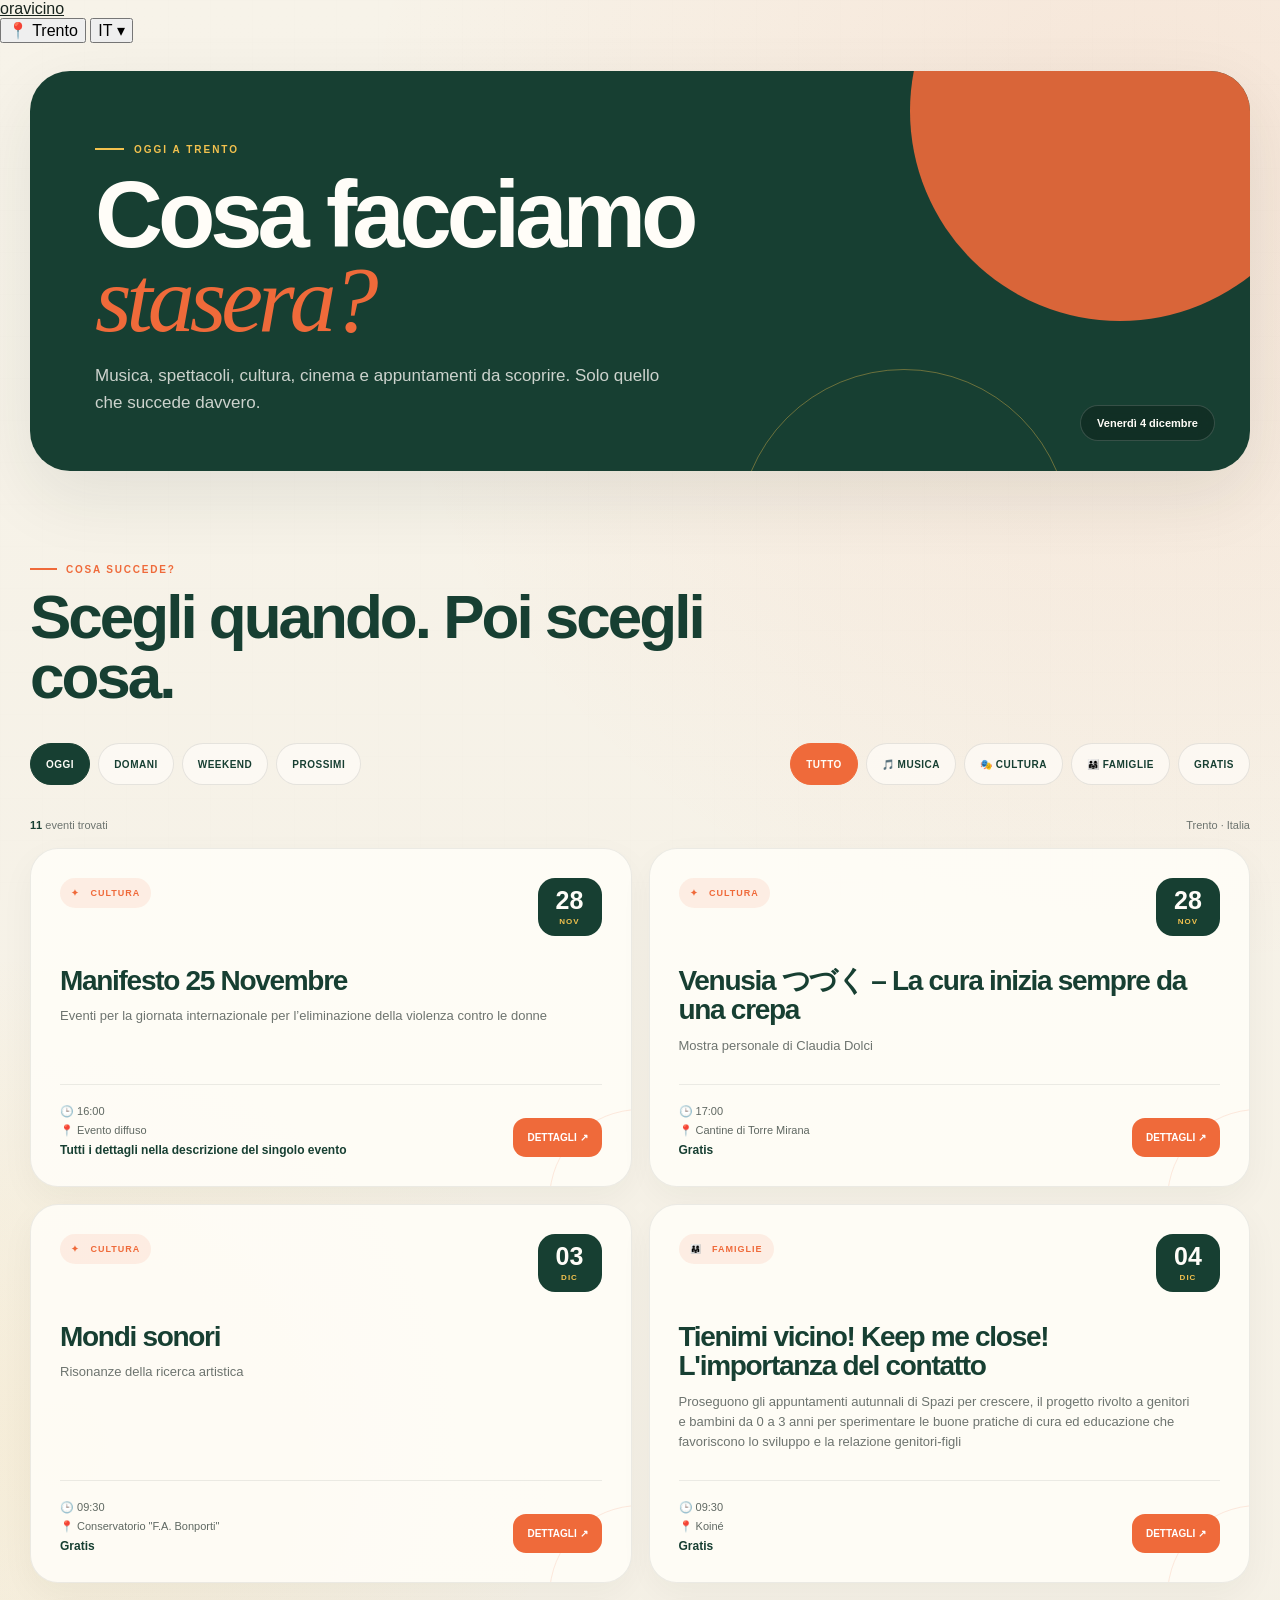
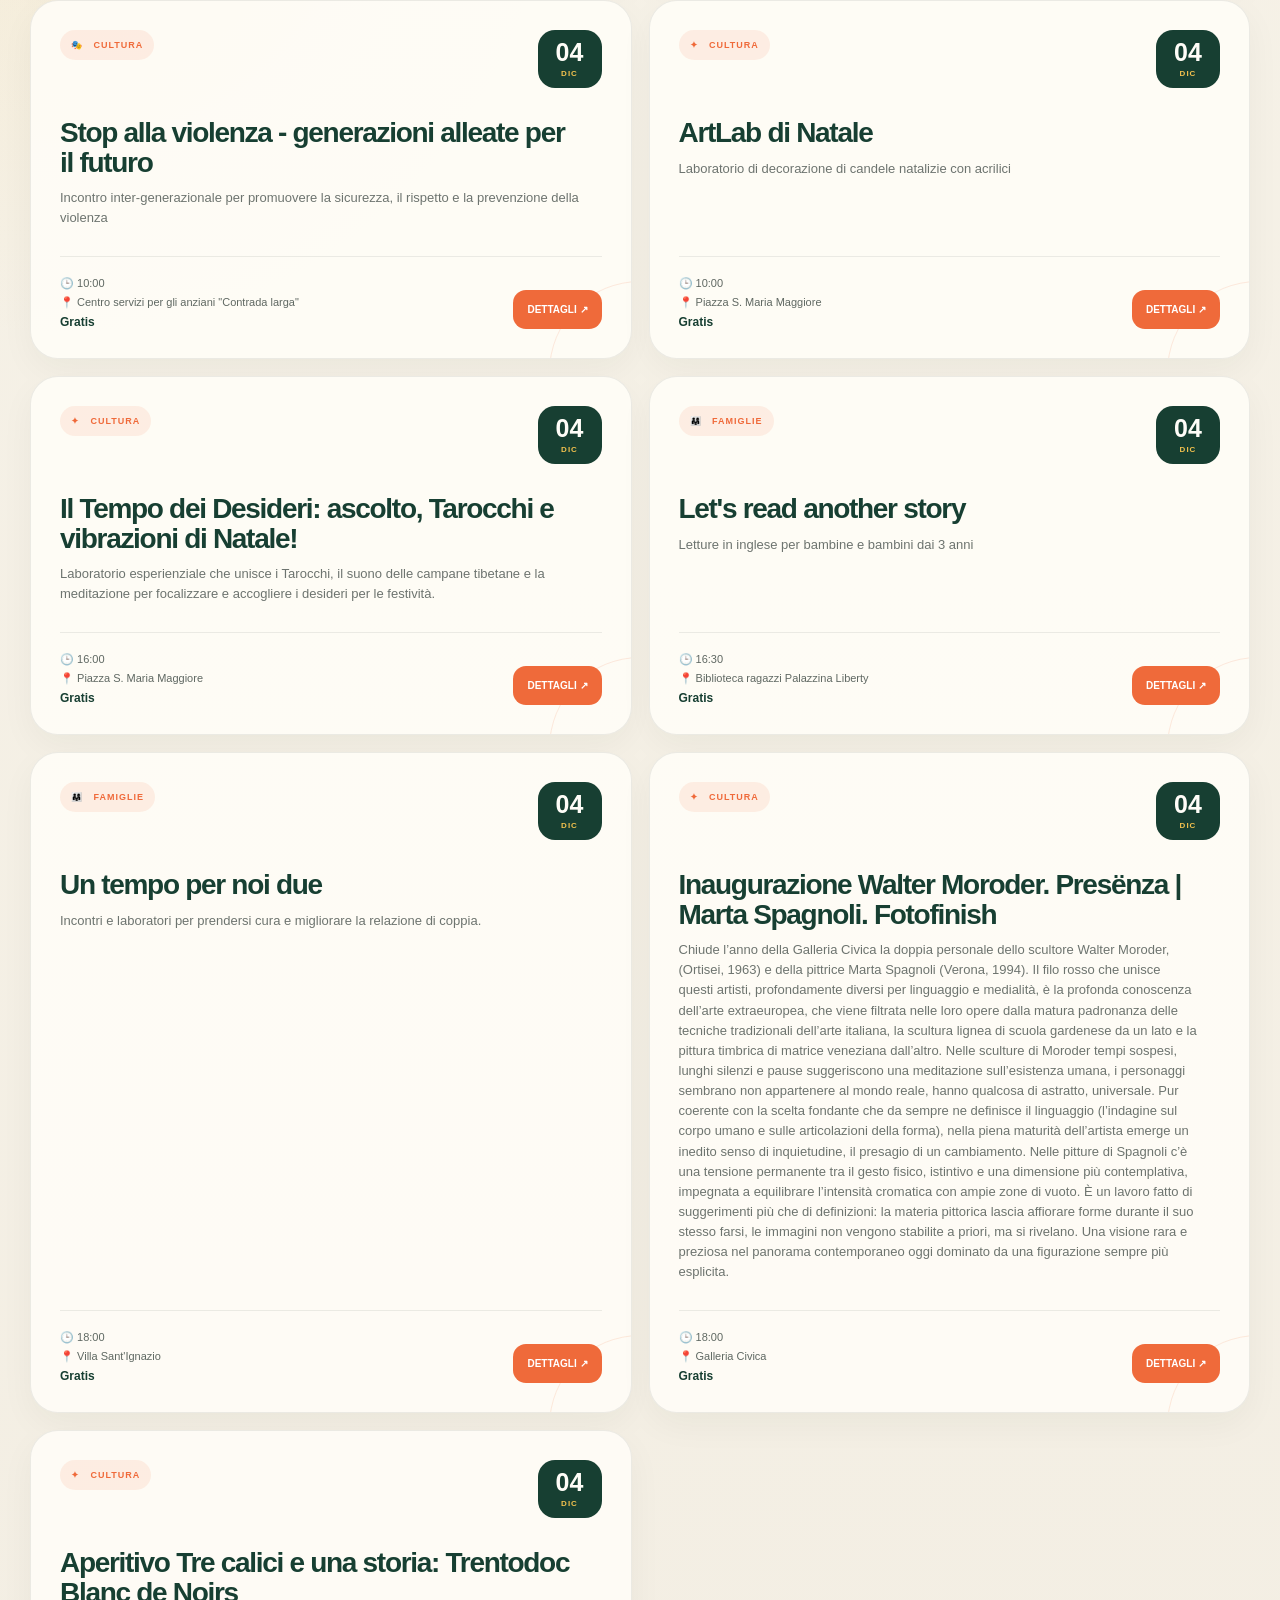
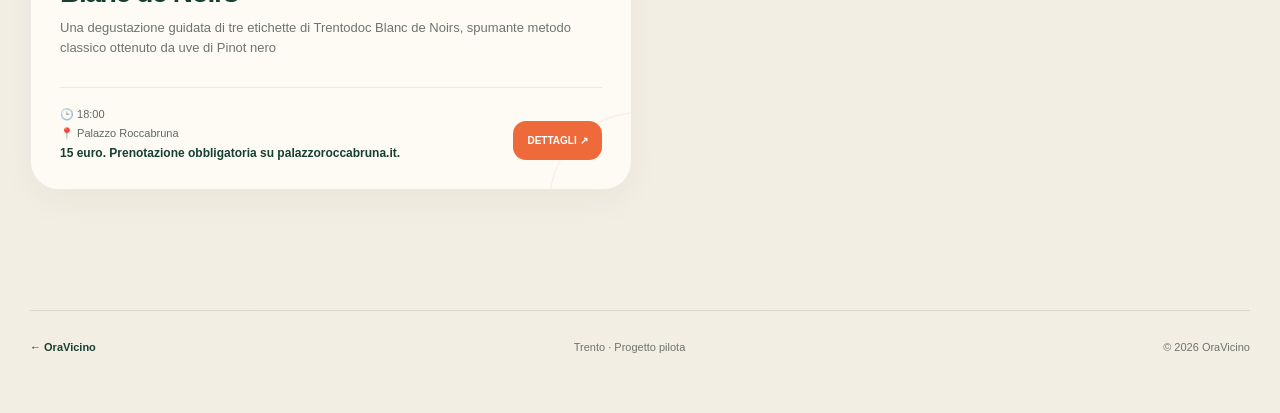
<file: stasera.html>
<!DOCTYPE html>
<html lang="it">

<head>

  <meta charset="UTF-8">

  <meta
    name="viewport"
    content="width=device-width, initial-scale=1.0"
  >

  <title>Stasera a Trento — OraVicino</title>

  <meta
    name="description"
    content="Scopri cosa fare stasera a Trento: musica, eventi, cultura, cinema, teatro e appuntamenti vicino a te."
  >

  <link
    rel="stylesheet"
    href="style.css"
  >

  <style>

    /* =====================================================
       STASERA — ORAVICINO
    ===================================================== */

    :root {
      --night: #17231d;
      --green: #173f32;
      --orange: #ef6a3a;
      --yellow: #f2c14e;
      --cream: #f6f1e7;
      --paper: #fffdf8;
      --muted: #6d746f;
    }


    * {
      box-sizing: border-box;
    }


    body {
      margin: 0;
      color: var(--night);

      background:
        radial-gradient(
          circle at 90% 5%,
          rgba(239,106,58,.10),
          transparent 22%
        ),
        radial-gradient(
          circle at 5% 40%,
          rgba(242,193,78,.10),
          transparent 20%
        ),
        linear-gradient(
          180deg,
          #f7f3e9 0%,
          #f3eee3 100%
        );
    }


    body::before {
      content: "";
      position: fixed;
      inset: 0;
      z-index: -10;
      pointer-events: none;
      opacity: .22;

      background-image:
        linear-gradient(
          rgba(23,63,50,.018) 1px,
          transparent 1px
        ),
        linear-gradient(
          90deg,
          rgba(23,63,50,.018) 1px,
          transparent 1px
        );

      background-size: 42px 42px;
    }


    /* =====================================================
       CONTAINER
    ===================================================== */

    .events-container {
      width: min(calc(100% - 60px), 1240px);
      margin: 0 auto;
    }


    /* =====================================================
       HERO
    ===================================================== */

    .events-hero {
      position: relative;
      min-height: 390px;
      margin-top: 28px;
      padding: 65px 65px 55px;
      overflow: hidden;
      border-radius: 40px;
      color: #fffdf8;
      background: #173f32;

      box-shadow:
        0 25px 70px
        rgba(25,39,32,.09);
    }


    .events-hero::before {
      content: "";
      position: absolute;
      width: 420px;
      height: 420px;
      right: -80px;
      top: -170px;
      border-radius: 50%;

      background:
        rgba(239,106,58,.90);
    }


    .events-hero::after {
      content: "";
      position: absolute;
      width: 330px;
      height: 330px;
      right: 180px;
      bottom: -230px;
      border-radius: 50%;

      border:
        1px solid
        rgba(242,193,78,.38);
    }


    .hero-copy {
      position: relative;
      z-index: 2;
      max-width: 720px;
    }


    .hero-kicker {
      display: inline-flex;
      align-items: center;
      gap: 10px;
      margin-bottom: 18px;
      color: var(--yellow);
      font-size: 10px;
      font-weight: 800;
      letter-spacing: 2px;
      text-transform: uppercase;
    }


    .hero-kicker::before {
      content: "";
      width: 29px;
      height: 2px;
      background: var(--yellow);
    }


    .events-hero h1 {
      margin: 0 0 20px;
      color: #fffdf8;

      font-size:
        clamp(58px, 8vw, 94px);

      line-height: .90;
      letter-spacing: -5px;
    }


    .events-hero h1 em {
      display: block;
      color: var(--orange);

      font-family:
        "Playfair Display",
        Georgia,
        serif;

      font-weight: 500;
    }


    .events-hero p {
      max-width: 570px;
      margin: 0;
      color: rgba(255,253,248,.78);
      font-size: 17px;
      line-height: 1.6;
    }


    .hero-date {
      position: absolute;
      z-index: 3;
      right: 35px;
      bottom: 30px;

      padding: 11px 16px;
      border-radius: 999px;

      background:
        rgba(10,25,19,.40);

      border:
        1px solid
        rgba(255,255,255,.16);

      color: #fffdf8;
      font-size: 11px;
      font-weight: 700;
      backdrop-filter: blur(8px);
    }


    /* =====================================================
       INTRO
    ===================================================== */

    .events-intro {
      padding: 85px 0 30px;
    }


    .section-kicker-local {
      display: inline-flex;
      align-items: center;
      gap: 9px;
      margin-bottom: 12px;
      color: var(--orange);
      font-size: 10px;
      font-weight: 800;
      letter-spacing: 1.8px;
      text-transform: uppercase;
    }


    .section-kicker-local::before {
      content: "";
      width: 27px;
      height: 2px;
      background: var(--orange);
    }


    .events-intro h2 {
      max-width: 760px;
      margin: 0;

      color: var(--green);

      font-size:
        clamp(40px, 5vw, 62px);

      line-height: .98;
      letter-spacing: -3px;
    }


    /* =====================================================
       CONTROLES
    ===================================================== */

    .events-controls {
      margin: 35px 0 34px;
      display: flex;
      align-items: center;
      justify-content: space-between;
      gap: 20px;
      flex-wrap: wrap;
    }


    .date-filters,
    .type-filters {
      display: flex;
      gap: 8px;
      flex-wrap: wrap;
    }


    .filter-button {
      min-height: 42px;
      padding: 0 15px;

      border:
        1px solid
        rgba(23,35,29,.10);

      border-radius: 999px;
      cursor: pointer;

      background:
        rgba(255,253,248,.70);

      color: var(--green);

      font-size: 10px;
      font-weight: 800;
      letter-spacing: .5px;

      transition:
        transform .2s ease,
        background .2s ease,
        color .2s ease;
    }


    .filter-button:hover {
      transform: translateY(-1px);
    }


    .filter-button.active {
      background: var(--green);
      color: #fffdf8;
      border-color: var(--green);
    }


    .type-filters
    .filter-button.active {
      background: var(--orange);
      border-color: var(--orange);
    }


    /* =====================================================
       CONTADOR
    ===================================================== */

    .events-summary {
      display: flex;
      justify-content: space-between;
      align-items: center;
      gap: 20px;
      margin-bottom: 17px;
      color: var(--muted);
      font-size: 11px;
    }


    .events-summary strong {
      color: var(--green);
    }


    /* =====================================================
       GRID EVENTOS
    ===================================================== */

    .events-grid {
      display: grid;
      grid-template-columns: repeat(2, 1fr);
      gap: 17px;
      padding-bottom: 90px;
    }


    .event-card {
      position: relative;
      min-height: 310px;
      padding: 29px;
      overflow: hidden;

      display: flex;
      flex-direction: column;
      justify-content: space-between;

      border-radius: 28px;

      background:
        rgba(255,253,248,.88);

      border:
        1px solid
        rgba(23,35,29,.08);

      box-shadow:
        0 12px 35px
        rgba(25,39,32,.045);

      transition:
        transform .22s ease,
        box-shadow .22s ease;
    }


    .event-card:hover {
      transform: translateY(-4px);

      box-shadow:
        0 20px 50px
        rgba(25,39,32,.09);
    }


    .event-card::after {
      content: "";
      position: absolute;
      width: 180px;
      height: 180px;
      right: -100px;
      bottom: -105px;
      border-radius: 50%;

      border:
        1px solid
        rgba(239,106,58,.14);
    }


    .event-top {
      position: relative;
      z-index: 2;

      display: flex;
      align-items: flex-start;
      justify-content: space-between;
      gap: 20px;
    }


    .event-category {
      display: inline-flex;
      align-items: center;
      min-height: 30px;
      padding: 0 11px;
      border-radius: 999px;

      background:
        rgba(239,106,58,.10);

      color: var(--orange);
      font-size: 9px;
      font-weight: 800;
      letter-spacing: 1px;
      text-transform: uppercase;
    }


    .event-date-box {
      flex: 0 0 auto;
      min-width: 64px;
      padding: 10px;
      text-align: center;
      border-radius: 17px;
      background: var(--green);
      color: #fffdf8;
    }


    .event-date-box strong {
      display: block;
      font-size: 25px;
      line-height: 1;
    }


    .event-date-box span {
      display: block;
      margin-top: 4px;
      color: var(--yellow);
      font-size: 8px;
      font-weight: 800;
      letter-spacing: 1px;
      text-transform: uppercase;
    }


    .event-main {
      position: relative;
      z-index: 2;
      margin-top: 30px;
    }


    .event-main h3 {
      max-width: 520px;
      margin: 0 0 11px;
      color: var(--green);
      font-size: 28px;
      line-height: 1.05;
      letter-spacing: -1.3px;
    }


    .event-description {
      max-width: 520px;
      margin: 0;
      color: var(--muted);
      font-size: 13px;
      line-height: 1.55;
    }


    .event-bottom {
      position: relative;
      z-index: 2;
      margin-top: 28px;
      padding-top: 20px;

      display: flex;
      justify-content: space-between;
      align-items: flex-end;
      gap: 20px;

      border-top:
        1px solid
        rgba(23,35,29,.08);
    }


    .event-details {
      display: flex;
      flex-direction: column;
      gap: 6px;
      color: #5f6862;
      font-size: 11px;
    }


    .event-price {
      color: var(--green);
      font-size: 12px;
      font-weight: 800;
    }


    .event-link {
      display: inline-flex;
      align-items: center;
      justify-content: center;
      min-height: 39px;
      padding: 0 14px;
      border-radius: 13px;
      text-decoration: none;
      background: var(--orange);
      color: white;
      font-size: 10px;
      font-weight: 800;
      white-space: nowrap;
    }


    /* =====================================================
       SEM EVENTOS
    ===================================================== */

    .empty-state {
      grid-column: 1 / -1;
      min-height: 300px;
      padding: 50px;

      display: flex;
      align-items: center;
      justify-content: center;
      flex-direction: column;

      text-align: center;

      border-radius: 30px;

      background:
        rgba(255,253,248,.72);

      border:
        1px solid
        rgba(23,35,29,.08);
    }


    .empty-icon {
      margin-bottom: 15px;
      font-size: 42px;
    }


    .empty-state h3 {
      margin: 0 0 8px;
      color: var(--green);
      font-size: 27px;
    }


    .empty-state p {
      max-width: 440px;
      margin: 0;
      color: var(--muted);
      font-size: 13px;
      line-height: 1.55;
    }


    /* =====================================================
       FOOTER
    ===================================================== */

    .events-footer {
      width: min(calc(100% - 60px), 1240px);
      margin: 0 auto 30px;
      padding: 30px 0;

      display: flex;
      justify-content: space-between;
      align-items: center;
      gap: 30px;

      border-top:
        1px solid
        rgba(23,35,29,.11);

      color: var(--muted);
      font-size: 11px;
    }


    .events-footer a {
      color: var(--green);
      text-decoration: none;
      font-weight: 800;
    }


    /* =====================================================
       RESPONSIVO
    ===================================================== */

    @media (max-width: 850px) {

      .events-grid {
        grid-template-columns: 1fr;
      }

      .events-hero {
        padding: 55px 40px;
      }

    }


    @media (max-width: 600px) {

      .events-container {
        width: calc(100% - 30px);
      }

      .events-hero {
        min-height: 460px;
        margin-top: 15px;
        padding: 42px 24px;
        border-radius: 28px;
      }

      .events-hero h1 {
        font-size:
          clamp(56px, 18vw, 76px);

        letter-spacing: -4px;
      }

      .hero-date {
        left: 24px;
        right: auto;
        bottom: 24px;
      }

      .events-intro {
        padding-top: 65px;
      }

      .events-controls {
        align-items: flex-start;
        flex-direction: column;
      }

      .event-card {
        min-height: 340px;
        padding: 23px;
      }

      .event-bottom {
        align-items: flex-start;
        flex-direction: column;
      }

      .events-footer {
        width: calc(100% - 30px);
        align-items: flex-start;
        flex-direction: column;
      }

    }

  </style>

</head>


<body>


  <!-- =====================================================
       HEADER
  ===================================================== -->

  <header class="topbar">

    <a
      class="logo"
      href="index.html"
    >
      ora<span>vicino</span>
    </a>


    <div class="top-actions">

      <button
        class="city-button"
        type="button"
      >
        📍 Trento
      </button>


      <button
        class="language-button"
        type="button"
      >
        IT ▾
      </button>

    </div>

  </header>


  <main>

    <div class="events-container">


      <!-- =================================================
           HERO
      ================================================== -->

      <section class="events-hero">

        <div class="hero-copy">

          <span class="hero-kicker">
            OGGI A TRENTO
          </span>


          <h1>
            Cosa facciamo
            <em>stasera?</em>
          </h1>


          <p>

            Musica, spettacoli, cultura,
            cinema e appuntamenti da scoprire.
            Solo quello che succede davvero.

          </p>

        </div>


        <div
          class="hero-date"
          id="heroDate"
        >
          Oggi
        </div>

      </section>


      <!-- =================================================
           INTRO
      ================================================== -->

      <section class="events-intro">

        <span class="section-kicker-local">
          COSA SUCCEDE?
        </span>


        <h2>
          Scegli quando.
          Poi scegli cosa.
        </h2>


        <!-- FILTRI -->

        <div class="events-controls">


          <div
            class="date-filters"
            id="dateFilters"
          >

            <button
              class="filter-button active"
              data-date="today"
              type="button"
            >
              OGGI
            </button>


            <button
              class="filter-button"
              data-date="tomorrow"
              type="button"
            >
              DOMANI
            </button>


            <button
              class="filter-button"
              data-date="weekend"
              type="button"
            >
              WEEKEND
            </button>


            <button
              class="filter-button"
              data-date="all"
              type="button"
            >
              PROSSIMI
            </button>

          </div>


          <div
            class="type-filters"
            id="typeFilters"
          >

            <button
              class="filter-button active"
              data-type="all"
              type="button"
            >
              TUTTO
            </button>


            <button
              class="filter-button"
              data-type="musica"
              type="button"
            >
              🎵 MUSICA
            </button>


            <button
              class="filter-button"
              data-type="cultura"
              type="button"
            >
              🎭 CULTURA
            </button>


            <button
              class="filter-button"
              data-type="famiglie"
              type="button"
            >
              👨‍👩‍👧 FAMIGLIE
            </button>


            <button
              class="filter-button"
              data-type="gratis"
              type="button"
            >
              GRATIS
            </button>

          </div>

        </div>


        <div class="events-summary">

          <span>
            <strong id="eventCount">
              0
            </strong>
            eventi trovati
          </span>


          <span>
            Trento · Italia
          </span>

        </div>


        <!-- EVENTI -->

        <div
          class="events-grid"
          id="eventsGrid"
        >
        </div>

      </section>

    </div>

  </main>


  <!-- =====================================================
       FOOTER
  ===================================================== -->

  <footer class="events-footer">

    <a href="index.html">
      ← OraVicino
    </a>


    <span>
      Trento · Progetto pilota
    </span>


    <span>
      © 2026 OraVicino
    </span>

  </footer>


  <!-- =====================================================
       JAVASCRIPT
  ===================================================== -->

  <script>

    let events = [];

    let selectedDate = "today";

    let selectedType = "all";


    const eventsGrid =
      document.getElementById(
        "eventsGrid"
      );


    const eventCount =
      document.getElementById(
        "eventCount"
      );


    /* =====================================================
       DATA LOCAL
    ===================================================== */

    function localDate(date = new Date()) {

      return new Date(
        date.getFullYear(),
        date.getMonth(),
        date.getDate()
      );

    }


    function parseDate(value) {

      const parts =
        value.split("-");

      return new Date(
        Number(parts[0]),
        Number(parts[1]) - 1,
        Number(parts[2])
      );

    }


    function sameDay(a, b) {

      return (
        a.getFullYear() === b.getFullYear()
        &&
        a.getMonth() === b.getMonth()
        &&
        a.getDate() === b.getDate()
      );

    }


    /* =====================================================
       DATA HERO
    ===================================================== */

    function renderHeroDate() {

      const now =
        new Date();


      const formatter =
        new Intl.DateTimeFormat(
          "it-IT",
          {
            weekday: "long",
            day: "numeric",
            month: "long"
          }
        );


      let text =
        formatter.format(now);


      text =
        text.charAt(0).toUpperCase()
        +
        text.slice(1);


      document.getElementById(
        "heroDate"
      ).textContent = text;

    }


    /* =====================================================
       EVENTO ATIVO NA DATA?
    ===================================================== */

    function eventOccursOn(
      event,
      targetDate
    ) {

      const start =
        parseDate(
          event.dateStart
        );


      const end =
        parseDate(
          event.dateEnd
          ||
          event.dateStart
        );


      return (
        targetDate >= start
        &&
        targetDate <= end
      );

    }


    /* =====================================================
       WEEKEND
    ===================================================== */

    function isWeekendEvent(event) {

      const today =
        localDate();


      const day =
        today.getDay();


      let fridayOffset;


      if (day <= 5) {

        fridayOffset =
          5 - day;

      } else {

        fridayOffset =
          -(day - 5);

      }


      const friday =
        new Date(today);

      friday.setDate(
        today.getDate()
        +
        fridayOffset
      );


      const sunday =
        new Date(friday);

      sunday.setDate(
        friday.getDate() + 2
      );


      const start =
        parseDate(
          event.dateStart
        );


      const end =
        parseDate(
          event.dateEnd
          ||
          event.dateStart
        );


      return (
        end >= friday
        &&
        start <= sunday
      );

    }


    /* =====================================================
       FILTRO DATA
    ===================================================== */

    function matchesDate(event) {

      const today =
        localDate();


      if (
        selectedDate === "today"
      ) {

        return eventOccursOn(
          event,
          today
        );

      }


      if (
        selectedDate === "tomorrow"
      ) {

        const tomorrow =
          new Date(today);

        tomorrow.setDate(
          today.getDate() + 1
        );


        return eventOccursOn(
          event,
          tomorrow
        );

      }


      if (
        selectedDate === "weekend"
      ) {

        return isWeekendEvent(
          event
        );

      }


      /*
       * PROSSIMI
       * Exibe somente eventos
       * que ainda não terminaram.
       */

      const end =
        parseDate(
          event.dateEnd
          ||
          event.dateStart
        );


      return end >= today;

    }


    /* =====================================================
       FILTRO TIPO
    ===================================================== */

    function matchesType(event) {

      if (
        selectedType === "all"
      ) {

        return true;

      }


      if (
        selectedType === "gratis"
      ) {

        return (
          String(
            event.price || ""
          )
          .toLowerCase()
          .includes("gratis")
          ||
          (event.tags || [])
            .map(
              tag =>
                tag.toLowerCase()
            )
            .includes("gratis")
        );

      }


      const category =
        String(
          event.category || ""
        ).toLowerCase();


      const tags =
        (event.tags || [])
          .map(
            tag =>
              tag.toLowerCase()
          );


      return (
        category.includes(
          selectedType
        )
        ||
        tags.includes(
          selectedType
        )
      );

    }


    /* =====================================================
       ÍCONE
    ===================================================== */

    function categoryIcon(event) {

      const text =
        (
          String(
            event.category || ""
          )
          +
          " "
          +
          (event.tags || [])
            .join(" ")
        )
        .toLowerCase();


      if (
        text.includes("musica")
        ||
        text.includes("live")
        ||
        text.includes("dj")
      ) {

        return "🎵";

      }


      if (
        text.includes("teatro")
      ) {

        return "🎭";

      }


      if (
        text.includes("cinema")
      ) {

        return "🎬";

      }


      if (
        text.includes("famiglie")
      ) {

        return "👨‍👩‍👧";

      }


      if (
        text.includes("food")
        ||
        text.includes("gastronomia")
      ) {

        return "🍴";

      }


      return "✦";

    }


    /* =====================================================
       DATA CARD
    ===================================================== */

    function dateParts(value) {

      const date =
        parseDate(value);


      const day =
        String(
          date.getDate()
        )
        .padStart(
          2,
          "0"
        );


      const month =
        new Intl.DateTimeFormat(
          "it-IT",
          {
            month: "short"
          }
        )
        .format(date)
        .replace(".", "")
        .toUpperCase();


      return {
        day,
        month
      };

    }


    /* =====================================================
       ESCAPE HTML
    ===================================================== */

    function escapeHTML(value) {

      return String(
        value ?? ""
      )
      .replace(
        /&/g,
        "&amp;"
      )
      .replace(
        /</g,
        "&lt;"
      )
      .replace(
        />/g,
        "&gt;"
      )
      .replace(
        /"/g,
        "&quot;"
      )
      .replace(
        /'/g,
        "&#039;"
      );

    }


    /* =====================================================
       RENDER
    ===================================================== */

    function renderEvents() {

      const filtered =
        events
          .filter(matchesDate)
          .filter(matchesType)
          .sort(
            (a, b) => {

              const dateA =
                (
                  a.dateStart
                  +
                  " "
                  +
                  (
                    a.timeStart
                    ||
                    "00:00"
                  )
                );


              const dateB =
                (
                  b.dateStart
                  +
                  " "
                  +
                  (
                    b.timeStart
                    ||
                    "00:00"
                  )
                );


              return dateA.localeCompare(
                dateB
              );

            }
          );


      eventCount.textContent =
        filtered.length;


      if (
        filtered.length === 0
      ) {

        eventsGrid.innerHTML = `

          <div class="empty-state">

            <div class="empty-icon">
              🌙
            </div>

            <h3>
              Nessun evento trovato.
            </h3>

            <p>
              Non ci sono ancora eventi
              disponibili per questa selezione.
              Prova un altro giorno o torna presto.
            </p>

          </div>

        `;


        return;

      }


      eventsGrid.innerHTML =
        filtered
          .map(
            event => {

              const date =
                dateParts(
                  event.dateStart
                );


              const icon =
                categoryIcon(event);


              const time =
                event.timeStart
                ?
                event.timeStart
                :
                "Orario da verificare";


              const venue =
                event.venue
                ||
                event.address
                ||
                "Trento";


              const price =
                event.price
                ||
                "Info";


              const externalLink =
                event.url
                ?
                `
                  <a
                    class="event-link"
                    href="${escapeHTML(event.url)}"
                    target="_blank"
                    rel="noopener noreferrer"
                  >
                    DETTAGLI ↗
                  </a>
                `
                :
                "";


              return `

                <article class="event-card">


                  <div>


                    <div class="event-top">

                      <span class="event-category">
                        ${icon}
                        &nbsp;
                        ${escapeHTML(
                          event.category
                          ||
                          "Evento"
                        )}
                      </span>


                      <div class="event-date-box">

                        <strong>
                          ${date.day}
                        </strong>

                        <span>
                          ${date.month}
                        </span>

                      </div>

                    </div>


                    <div class="event-main">

                      <h3>
                        ${escapeHTML(
                          event.title
                          ||
                          "Evento"
                        )}
                      </h3>


                      <p class="event-description">

                        ${escapeHTML(
                          event.description
                          ||
                          "Scopri questo appuntamento a Trento."
                        )}

                      </p>

                    </div>


                  </div>


                  <div class="event-bottom">

                    <div class="event-details">

                      <span>
                        🕒
                        ${escapeHTML(time)}
                      </span>

                      <span>
                        📍
                        ${escapeHTML(venue)}
                      </span>

                      <span class="event-price">
                        ${escapeHTML(price)}
                      </span>

                    </div>


                    ${externalLink}

                  </div>


                </article>

              `;

            }
          )
          .join("");

    }


    /* =====================================================
       BOTÕES DATA
    ===================================================== */

    document
      .querySelectorAll(
        "[data-date]"
      )
      .forEach(
        button => {

          button.addEventListener(
            "click",
            function() {

              selectedDate =
                this.dataset.date;


              document
                .querySelectorAll(
                  "[data-date]"
                )
                .forEach(
                  item =>
                    item.classList.remove(
                      "active"
                    )
                );


              this.classList.add(
                "active"
              );


              renderEvents();

            }
          );

        }
      );


    /* =====================================================
       BOTÕES TIPO
    ===================================================== */

    document
      .querySelectorAll(
        "[data-type]"
      )
      .forEach(
        button => {

          button.addEventListener(
            "click",
            function() {

              selectedType =
                this.dataset.type;


              document
                .querySelectorAll(
                  "[data-type]"
                )
                .forEach(
                  item =>
                    item.classList.remove(
                      "active"
                    )
                );


              this.classList.add(
                "active"
              );


              renderEvents();

            }
          );

        }
      );


    /* =====================================================
       CARREGAR JSON
    ===================================================== */

    async function loadEvents() {

      try {

        const response =
          await fetch(
            "data/eventi.json",
            {
              cache: "no-store"
            }
          );


        if (!response.ok) {

          throw new Error(
            "Errore caricamento eventi"
          );

        }


        const data =
          await response.json();


        events =
          Array.isArray(data)
          ?
          data
          :
          [];


        renderEvents();

      } catch (error) {

        console.error(
          error
        );


        events = [];


        eventsGrid.innerHTML = `

          <div class="empty-state">

            <div class="empty-icon">
              ⚠️
            </div>

            <h3>
              Eventi non disponibili.
            </h3>

            <p>
              Non è stato possibile caricare
              l'agenda in questo momento.
            </p>

          </div>

        `;

      }

    }


    /* =====================================================
       START
    ===================================================== */

    renderHeroDate();

    loadEvents();

  </script>


</body>

</html>
</file>
<file: style.css>
/* =========================================================
   ORAVICINO — DESIGN SYSTEM GLOBAL
   ========================================================= */


/* =========================================================
   1. VARIÁVEIS GLOBAIS
   ========================================================= */

:root {

  /* Identidade OraVicino */

  --bg: #f5f1e8;
  --paper: #fffdf8;

  --ink: #17231d;
  --muted: #6d746f;

  --line: rgba(23, 35, 29, 0.12);

  --green: #173f32;
  --green-2: #245b48;

  --orange: #ef6a3a;
  --yellow: #f2c14e;


  /* =======================================================
     CORES DAS ÁREAS
     ======================================================= */

  /* Mangiare */

  --mangiare: #245b48;
  --mangiare-dark: #173f32;
  --mangiare-soft: #e7efe9;


  /* Bere */

  --bere: #6f2938;
  --bere-dark: #4f1c29;
  --bere-soft: #f2e5e8;


  /* Stasera */

  --stasera: #d85b32;
  --stasera-dark: #a94426;
  --stasera-soft: #f8e5dc;


  /* Scoprire */

  --scoprire: #28716d;
  --scoprire-dark: #1c5754;
  --scoprire-soft: #e1efed;


  /* Servizi */

  --servizi: #416d87;
  --servizi-dark: #31566d;
  --servizi-soft: #e5edf2;


  /* Dormire */

  --dormire: #74452f;
  --dormire-dark: #563322;
  --dormire-soft: #efe5df;


  /* =======================================================
     COMPONENTES
     ======================================================= */

  --section-color: var(--green);
  --section-dark: var(--green);
  --section-soft: #e7efe9;

  --radius-small: 10px;
  --radius-medium: 16px;
  --radius-large: 22px;

  --shadow-small:
    0 5px 18px rgba(23, 35, 29, 0.05);

  --shadow-medium:
    0 10px 30px rgba(23, 35, 29, 0.08);
}


/* =========================================================
   2. RESET BÁSICO
   ========================================================= */

* {
  box-sizing: border-box;
}

html {
  scroll-behavior: smooth;
}

body {
  margin: 0;

  background: var(--bg);
  color: var(--ink);

  font-family:
    "DM Sans",
    -apple-system,
    BlinkMacSystemFont,
    "Segoe UI",
    sans-serif;
}

button,
input,
select,
textarea {
  font: inherit;
}

a {
  color: inherit;
}

img {
  max-width: 100%;
}


/* =========================================================
   3. IDENTIDADE POR PÁGINA

   Usar no BODY:

   body class="page-mangiare"
   body class="page-bere"
   body class="page-stasera"
   body class="page-scoprire"
   body class="page-servizi"
   body class="page-dormire"
   ========================================================= */

body.page-mangiare {
  --section-color: var(--mangiare);
  --section-dark: var(--mangiare-dark);
  --section-soft: var(--mangiare-soft);
}

body.page-bere {
  --section-color: var(--bere);
  --section-dark: var(--bere-dark);
  --section-soft: var(--bere-soft);
}

body.page-stasera {
  --section-color: var(--stasera);
  --section-dark: var(--stasera-dark);
  --section-soft: var(--stasera-soft);
}

body.page-scoprire {
  --section-color: var(--scoprire);
  --section-dark: var(--scoprire-dark);
  --section-soft: var(--scoprire-soft);
}

body.page-servizi {
  --section-color: var(--servizi);
  --section-dark: var(--servizi-dark);
  --section-soft: var(--servizi-soft);
}

body.page-dormire {
  --section-color: var(--dormire);
  --section-dark: var(--dormire-dark);
  --section-soft: var(--dormire-soft);
}


/* =========================================================
   4. NAVEGAÇÃO PRINCIPAL DAS ÁREAS
   ========================================================= */

.section-nav-wrap {
  width: 100%;

  position: relative;
  z-index: 20;

  background:
    rgba(255, 253, 248, 0.94);

  border-top:
    1px solid var(--line);

  border-bottom:
    1px solid var(--line);

  box-shadow:
    0 5px 18px
    rgba(23, 35, 29, 0.025);

  backdrop-filter:
    blur(12px);

  -webkit-backdrop-filter:
    blur(12px);
}

.section-nav {
  width:
    min(
      1180px,
      calc(100% - 40px)
    );

  margin:
    0 auto;

  padding:
    10px 0;

  display:
    flex;

  align-items:
    center;

  gap:
    7px;

  overflow-x:
    auto;

  scrollbar-width:
    none;

  overscroll-behavior-inline:
    contain;
}

.section-nav::-webkit-scrollbar {
  display: none;
}

.section-nav a {
  flex:
    0 0 auto;

  min-height:
    38px;

  padding:
    0 14px;

  display:
    inline-flex;

  align-items:
    center;

  justify-content:
    center;

  gap:
    6px;

  border:
    1px solid transparent;

  border-radius:
    999px;

  color:
    var(--muted);

  font-size:
    13px;

  font-weight:
    700;

  line-height:
    1;

  text-decoration:
    none;

  white-space:
    nowrap;

  transition:
    background .18s ease,
    color .18s ease,
    border-color .18s ease,
    transform .18s ease,
    box-shadow .18s ease;
}

.section-nav a:hover {
  background:
    rgba(23, 35, 29, 0.05);

  color:
    var(--ink);

  transform:
    translateY(-1px);
}

.section-nav a.active {
  box-shadow:
    0 5px 14px
    rgba(23, 35, 29, 0.10);
}


/* =========================================================
   5. CORES INDIVIDUAIS DA NAVEGAÇÃO
   ========================================================= */

.section-nav a.nav-mangiare:hover,
.section-nav a.nav-mangiare.active {
  background:
    var(--mangiare);

  border-color:
    var(--mangiare);

  color:
    white;
}

.section-nav a.nav-bere:hover,
.section-nav a.nav-bere.active {
  background:
    var(--bere);

  border-color:
    var(--bere);

  color:
    white;
}

.section-nav a.nav-stasera:hover,
.section-nav a.nav-stasera.active {
  background:
    var(--stasera);

  border-color:
    var(--stasera);

  color:
    white;
}

.section-nav a.nav-scoprire:hover,
.section-nav a.nav-scoprire.active {
  background:
    var(--scoprire);

  border-color:
    var(--scoprire);

  color:
    white;
}

.section-nav a.nav-servizi:hover,
.section-nav a.nav-servizi.active {
  background:
    var(--servizi);

  border-color:
    var(--servizi);

  color:
    white;
}

.section-nav a.nav-dormire:hover,
.section-nav a.nav-dormire.active {
  background:
    var(--dormire);

  border-color:
    var(--dormire);

  color:
    white;
}


/* =========================================================
   6. COMPONENTES QUE HERDAM A COR DA PÁGINA
   ========================================================= */

.section-color {
  color:
    var(--section-color);
}

.section-background {
  background:
    var(--section-color);

  color:
    white;
}

.section-soft {
  background:
    var(--section-soft);
}

.section-button {
  min-height:
    44px;

  padding:
    0 18px;

  display:
    inline-flex;

  align-items:
    center;

  justify-content:
    center;

  gap:
    7px;

  border:
    1px solid
    var(--section-color);

  border-radius:
    999px;

  background:
    var(--section-color);

  color:
    white;

  font-size:
    13px;

  font-weight:
    800;

  text-decoration:
    none;

  cursor:
    pointer;

  transition:
    transform .18s ease,
    opacity .18s ease,
    box-shadow .18s ease,
    background .18s ease;
}

.section-button:hover {
  transform:
    translateY(-1px);

  background:
    var(--section-dark);

  box-shadow:
    var(--shadow-small);
}

.section-button:active {
  transform:
    translateY(0);
}


/* =========================================================
   7. CORES DAS CATEGORIAS NA HOME
   ========================================================= */

.category-mangiare {
  --category-color:
    var(--mangiare);

  --category-soft:
    var(--mangiare-soft);
}

.category-bere {
  --category-color:
    var(--bere);

  --category-soft:
    var(--bere-soft);
}

.category-stasera {
  --category-color:
    var(--stasera);

  --category-soft:
    var(--stasera-soft);
}

.category-scoprire {
  --category-color:
    var(--scoprire);

  --category-soft:
    var(--scoprire-soft);
}

.category-servizi {
  --category-color:
    var(--servizi);

  --category-soft:
    var(--servizi-soft);
}

.category-dormire {
  --category-color:
    var(--dormire);

  --category-soft:
    var(--dormire-soft);
}


/* Elementos opcionais dentro dos cards da Home */

.category-accent {
  color:
    var(--category-color);
}

.category-icon {
  background:
    var(--category-soft);

  color:
    var(--category-color);
}

.category-button {
  border-color:
    var(--category-color);

  background:
    var(--category-color);

  color:
    white;
}


/* =========================================================
   8. CARDS GLOBAIS
   ========================================================= */

.ov-card {
  border:
    1px solid
    var(--line);

  border-radius:
    var(--radius-medium);

  background:
    var(--paper);

  box-shadow:
    var(--shadow-small);

  transition:
    transform .18s ease,
    box-shadow .18s ease;
}

.ov-card:hover {
  transform:
    translateY(-2px);

  box-shadow:
    var(--shadow-medium);
}


/* =========================================================
   9. ESTADOS / CHIPS
   ========================================================= */

.ov-chip {
  min-height:
    27px;

  padding:
    0 9px;

  display:
    inline-flex;

  align-items:
    center;

  border-radius:
    999px;

  background:
    rgba(23, 35, 29, 0.06);

  color:
    var(--muted);

  font-size:
    10px;

  font-weight:
    800;

  white-space:
    nowrap;
}

.ov-chip.section {
  background:
    var(--section-soft);

  color:
    var(--section-color);
}


/* =========================================================
   10. QUICK FILTERS
   CORREÇÃO FINAL — MENU RÁPIDO
   ========================================================= */

.quick-filters > a.quick-link,
.quick-filters > button {
  appearance: none;
  -webkit-appearance: none;

  height: 48px;
  min-height: 48px;

  padding: 0 20px;

  border: 1px solid var(--line);
  border-radius: 999px;

  background: rgba(255, 255, 255, 0.28);

  color: var(--ink);

  display: inline-flex;
  align-items: center;
  justify-content: center;

  gap: 8px;

  font-family: "DM Sans", sans-serif;
  font-size: 15px;
  font-weight: 500;
  line-height: 1;

  text-decoration: none;

  cursor: pointer;

  transition:
    background .2s ease,
    color .2s ease,
    border-color .2s ease,
    transform .2s ease;
}

.quick-filters > a.quick-link span,
.quick-filters > button span {
  margin: 0;
  display: inline-block;
}

.quick-filters > a.quick-link:hover,
.quick-filters > button:hover {
  background: var(--green);
  border-color: var(--green);
  color: white;
  transform: translateY(-1px);
}


/* =========================================================
   11. FOOTER INSTITUCIONAL
   ========================================================= */

.ov-footer {
  padding:
    36px 20px;

  background:
    var(--ink);

  color:
    rgba(255, 255, 255, 0.67);
}

.ov-footer-inner {
  width:
    min(1180px, 100%);

  margin:
    0 auto;

  display:
    flex;

  align-items:
    center;

  justify-content:
    space-between;

  gap:
    25px;
}

.ov-footer-brand {
  color:
    white;

  font-family:
    "Playfair Display",
    serif;

  font-size:
    20px;

  font-weight:
    800;
}

.ov-footer-brand span {
  color:
    var(--orange);
}

.ov-footer a {
  color:
    rgba(255, 255, 255, 0.82);

  text-decoration:
    none;
}

.ov-footer a:hover {
  color:
    white;
}


/* =========================================================
   12. ACESSIBILIDADE
   ========================================================= */

a:focus-visible,
button:focus-visible,
input:focus-visible,
select:focus-visible,
textarea:focus-visible {
  outline:
    3px solid
    rgba(242, 193, 78, 0.7);

  outline-offset:
    3px;
}


/* =========================================================
   13. MOBILE
   ========================================================= */

@media (max-width: 700px) {

  .section-nav-wrap {
    position:
      relative;
  }

  .section-nav {
    width:
      100%;

    padding:
      9px 16px;
  }

  .section-nav a {
    min-height:
      38px;

    padding:
      0 13px;

    font-size:
      12px;
  }

  .ov-footer-inner {
    align-items:
      flex-start;

    flex-direction:
      column;
  }

}


@media (max-width: 560px) {

  .quick-filters {
    display: flex;
    flex-wrap: nowrap;

    gap: 8px;

    overflow-x: auto;

    scrollbar-width: none;
  }

  .quick-filters::-webkit-scrollbar {
    display: none;
  }

  .quick-filters > a.quick-link,
  .quick-filters > button {
    flex: 0 0 auto;

    height: 44px;
    min-height: 44px;

    padding: 0 16px;

    font-size: 14px;
  }

}
</file>
<file: meteo.css>
/* ==========================================
   ORAVICINO · METEO
   ========================================== */

.ov-meteo {
  width: 100%;
  position: relative;
  z-index: 20;

  background: #173f32;
  color: #fff;

  font-family: "DM Sans", sans-serif;

  border-bottom:
    1px solid
    rgba(255, 255, 255, 0.12);
}

.ov-meteo-inner {
  max-width: 1200px;
  margin: 0 auto;
  min-height: 58px;
  padding: 8px 22px;

  display: flex;
  align-items: center;
  gap: 18px;

  box-sizing: border-box;
}


/* ==========================================
   AGORA
   ========================================== */

.ov-meteo-now {
  flex: 0 0 auto;

  display: flex;
  align-items: center;
  gap: 9px;

  padding-right: 18px;

  border-right:
    1px solid
    rgba(255, 255, 255, 0.20);
}

.ov-meteo-now-icon {
  font-size: 25px;
  line-height: 1;
}

.ov-meteo-city {
  font-size: 10px;
  font-weight: 800;
  letter-spacing: .12em;
  text-transform: uppercase;

  opacity: .68;
}

.ov-meteo-current {
  display: flex;
  align-items: baseline;
  gap: 6px;
}

.ov-meteo-temp {
  font-size: 19px;
  font-weight: 900;
}

.ov-meteo-description {
  font-size: 12px;
  opacity: .82;
}


/* ==========================================
   PRÓXIMAS HORAS
   ========================================== */

.ov-meteo-hours {
  min-width: 0;
  flex: 1;

  display: flex;
  align-items: center;
  gap: 6px;

  overflow-x: auto;

  scrollbar-width: none;
}

.ov-meteo-hours::-webkit-scrollbar {
  display: none;
}

.ov-meteo-hour {
  flex: 0 0 auto;

  min-width: 73px;
  padding: 5px 8px;

  text-align: center;

  border-radius: 10px;

  border:
    1px solid
    transparent;

  box-sizing: border-box;
}

.ov-meteo-hour.rain {
  background:
    rgba(255, 255, 255, .11);

  border-color:
    rgba(255, 255, 255, .13);
}

.ov-meteo-hour-time {
  font-size: 10px;
  font-weight: 800;
  opacity: .68;
}

.ov-meteo-hour-main {
  margin-top: 2px;

  display: flex;
  justify-content: center;
  align-items: center;
  gap: 4px;

  font-size: 13px;
  font-weight: 800;
}

.ov-meteo-hour-rain {
  min-height: 13px;
  margin-top: 1px;

  color: #f2c14e;

  font-size: 9px;
  font-weight: 800;
}


/* ==========================================
   BOTÃO PREVISIONI
   ========================================== */

.ov-meteo-more {
  flex: 0 0 auto;

  padding: 9px 11px;

  border: 0;
  border-radius: 10px;

  background: transparent;
  color: #fff;

  font: inherit;
  font-size: 10px;
  font-weight: 900;
  letter-spacing: .04em;

  cursor: pointer;

  opacity: .78;

  transition:
    background .2s ease,
    opacity .2s ease;
}

.ov-meteo-more:hover,
.ov-meteo-more.open {
  opacity: 1;

  background:
    rgba(255, 255, 255, .10);
}


/* ==========================================
   PAINEL EXPANDIDO
   ========================================== */

.ov-meteo-panel {
  display: none;

  border-top:
    1px solid
    rgba(255, 255, 255, .12);

  background: #12362b;
}

.ov-meteo-panel.open {
  display: block;
}

.ov-meteo-panel-inner {
  max-width: 1200px;
  margin: 0 auto;
  padding: 22px;

  box-sizing: border-box;
}

.ov-meteo-panel-top {
  display: flex;
  justify-content: space-between;
  align-items: flex-start;
  gap: 30px;

  margin-bottom: 19px;
}

.ov-meteo-panel-title {
  margin: 0;

  color: #fff;

  font-size: 20px;
  font-weight: 900;
  letter-spacing: -.5px;
}

.ov-meteo-panel-subtitle {
  margin-top: 4px;

  color:
    rgba(255, 255, 255, .62);

  font-size: 11px;
}

.ov-meteo-summary {
  max-width: 440px;

  padding: 10px 14px;

  border-radius: 12px;

  background:
    rgba(242, 193, 78, .12);

  color: #f6d77c;

  font-size: 11px;
  font-weight: 700;
  line-height: 1.45;
}


/* ==========================================
   PRÓXIMAS 12 HORAS
   ========================================== */

.ov-meteo-section-label {
  margin-bottom: 9px;

  color:
    rgba(255, 255, 255, .53);

  font-size: 9px;
  font-weight: 900;
  letter-spacing: .14em;

  text-transform: uppercase;
}

.ov-meteo-12hours {
  display: flex;
  gap: 7px;

  overflow-x: auto;

  padding-bottom: 4px;
  margin-bottom: 24px;

  scrollbar-width: none;
}

.ov-meteo-12hours::-webkit-scrollbar {
  display: none;
}

.ov-meteo-detail-hour {
  flex: 0 0 78px;

  padding: 11px 7px;

  text-align: center;

  border-radius: 13px;

  background:
    rgba(255, 255, 255, .055);

  border:
    1px solid
    rgba(255, 255, 255, .07);

  box-sizing: border-box;
}

.ov-meteo-detail-hour.rain {
  background:
    rgba(255, 255, 255, .10);
}

.ov-meteo-detail-time {
  color:
    rgba(255, 255, 255, .55);

  font-size: 9px;
  font-weight: 800;
}

.ov-meteo-detail-icon {
  margin: 6px 0 4px;

  font-size: 21px;
}

.ov-meteo-detail-temp {
  font-size: 13px;
  font-weight: 900;
}

.ov-meteo-detail-rain {
  min-height: 14px;
  margin-top: 3px;

  color: #f2c14e;

  font-size: 9px;
  font-weight: 800;
}


/* ==========================================
   PRÓXIMOS 7 DIAS
   ========================================== */

.ov-meteo-days {
  display: grid;

  grid-template-columns:
    repeat(7, minmax(0, 1fr));

  gap: 8px;
}

.ov-meteo-day {
  min-width: 0;

  padding: 13px 9px;

  text-align: center;

  border-radius: 14px;

  background:
    rgba(255, 255, 255, .055);

  border:
    1px solid
    rgba(255, 255, 255, .07);
}

.ov-meteo-day.today {
  background:
    rgba(242, 193, 78, .10);

  border-color:
    rgba(242, 193, 78, .23);
}

.ov-meteo-day-name {
  color:
    rgba(255, 255, 255, .65);

  font-size: 9px;
  font-weight: 900;

  text-transform: uppercase;
}

.ov-meteo-day-icon {
  margin: 7px 0 5px;

  font-size: 23px;
}

.ov-meteo-day-temp {
  font-size: 12px;
  font-weight: 900;
}

.ov-meteo-day-min {
  opacity: .54;
  font-weight: 700;
}

.ov-meteo-day-rain {
  min-height: 15px;
  margin-top: 4px;

  color: #f2c14e;

  font-size: 9px;
  font-weight: 800;
}


/* ==========================================
   CARREGAMENTO / ERRO
   ========================================== */

.ov-meteo-loading,
.ov-meteo-error {
  max-width: 1200px;
  margin: 0 auto;
  padding: 16px 22px;

  font-size: 11px;
}

.ov-meteo-loading {
  opacity: .75;
}

.ov-meteo-error {
  opacity: .68;
}


/* ==========================================
   MOBILE
   ========================================== */

@media (max-width: 720px) {

  .ov-meteo-inner {
    min-height: 62px;

    padding:
      7px 12px;

    gap: 9px;
  }

  .ov-meteo-now {
    padding-right: 9px;
  }

  .ov-meteo-now-icon {
    font-size: 22px;
  }

  .ov-meteo-description {
    display: none;
  }

  .ov-meteo-city {
    font-size: 8px;
  }

  .ov-meteo-temp {
    font-size: 17px;
  }

  .ov-meteo-hour {
    min-width: 61px;

    padding-left: 4px;
    padding-right: 4px;
  }

  .ov-meteo-more {
    flex: 0 0 auto;

    width: 32px;
    height: 32px;

    padding: 0;

    font-size: 0;
  }

  .ov-meteo-more::after {
    content: "⌄";

    font-size: 17px;
  }

  .ov-meteo-more.open::after {
    content: "⌃";
  }

  .ov-meteo-panel-inner {
    padding:
      18px 12px 20px;
  }

  .ov-meteo-panel-top {
    flex-direction: column;

    gap: 10px;
  }

  .ov-meteo-summary {
    max-width: none;
    width: 100%;

    box-sizing: border-box;
  }

  .ov-meteo-days {
    display: flex;

    overflow-x: auto;

    scrollbar-width: none;
  }

  .ov-meteo-days::-webkit-scrollbar {
    display: none;
  }

  .ov-meteo-day {
    flex: 0 0 91px;
  }

}
</file>
<file: home-brand.css>
/* This stylesheet is loaded only by index.html. */
:root{--green:#0F5132;--green-2:#22B573;--orange:#FF8A3D;--bg:#F6F1E7;--paper:#fffdf8;--taupe:#C9BCA7}
body{background:#F6F1E7}body::before{display:none}
.topbar{width:min(calc(100% - 60px),1240px);margin:auto;padding:24px 0;min-height:100px;gap:20px;border-bottom:1px solid #c9bca760;background:transparent}
.logo,.footer-logo{display:inline-flex;align-items:center;gap:10px;text-decoration:none;flex-shrink:0}
.brand-mark{width:46px;height:54px;object-fit:contain}.brand-name{color:#0F5132!important;font-size:34px;font-weight:800;letter-spacing:-1.8px}.brand-name>span{color:#a38c6b!important}
.top-actions{display:flex;align-items:center;gap:16px}.city-button{border:0;background:transparent;color:#0F5132;font-size:13px;white-space:nowrap}
.language-picker select{min-height:44px;max-width:155px;padding:9px 12px;border:1px solid #C9BCA7;border-radius:12px;background:#fffdf8;color:#0F5132;font-size:13px;cursor:pointer}
.sr-only{position:absolute;width:1px;height:1px;padding:0;margin:-1px;overflow:hidden;clip:rect(0,0,0,0);white-space:nowrap;border:0}
:focus-visible{outline:3px solid #FF8A3D;outline-offset:4px}.hero-search:focus-within{outline:3px solid #FF8A3D;outline-offset:4px}
.home-hero{border-radius:24px;margin-top:24px;min-height:590px}.home-hero::after{display:none}.hero-content{width:min(790px,100%);padding:80px 58px}
.hero-content h1{font-size:clamp(52px,6.4vw,82px);letter-spacing:-3px;line-height:1.02}.hero-content h1 em{color:#F6F1E7;font-style:normal}.hero-content h1 em::after{content:"";display:block;width:58px;height:5px;border-radius:10px;background:#FF8A3D;margin-top:24px}
.hero-eyebrow{color:#F6F1E7}.hero-description{max-width:460px}.hero-search{border-radius:14px}.hero-search button{background:#FF8A3D;color:#173b29;border-radius:10px}.hero-search button:hover{background:#ffad73}
.section-heading h2,.now-top h2,.business-section h2{color:#0F5132}.section-kicker{color:#0F5132}.section-kicker::before{background:#22B573}.local-content .section-kicker{color:#F6F1E7}
.category-grid{gap:18px}.category-card.mangiare,.category-card.bere,.category-card.stasera,.category-card.scoprire,.category-card.servizi,.category-card.dormire{grid-column:span 4;background:#fffdf8;color:#0F5132;border:1px solid #C9BCA7;border-radius:20px;box-shadow:none;min-height:240px}
.category-card:hover{border-color:#22B573;background:#f0f7ef}.category-status{color:#47614d!important}.category-content p{color:#526257!important}.category-arrow{color:#0F5132;background:#F6F1E7}.category-icon{filter:grayscale(1);font-size:32px}
.category-card.mangiare{background:#0F5132;color:#fffdf8;border-color:#0F5132}.category-card.mangiare .category-status,.category-card.mangiare .category-content p{color:#e1ebdc!important}
.moment{border:1px solid #C9BCA7;border-radius:16px;background:#fffdf8}.moment-icon{background:#eee7da;color:#0F5132}.local-section{border-radius:24px}.local-button{background:#FF8A3D;color:#123b28}.business-section{background:#e9e3d6;border:1px solid #C9BCA7;border-radius:20px}.business-button{background:#0F5132}.home-footer .brand-mark{width:32px;height:38px}.home-footer .brand-name{font-size:26px}
.ov-meteo{background:#fffdf8!important;border-color:#c9bca760!important}.ov-meteo-more{color:#0F5132!important}
@media(max-width:900px){.category-card.mangiare,.category-card.bere,.category-card.stasera,.category-card.scoprire,.category-card.servizi,.category-card.dormire{grid-column:span 6}}
@media(max-width:600px){.topbar{width:calc(100% - 32px);padding:15px 0;min-height:80px;gap:8px}.brand-mark{width:32px;height:39px}.brand-name{font-size:25px;letter-spacing:-1.3px}.logo{gap:7px}.top-actions{gap:6px}.city-button{display:none}.language-picker select{max-width:122px;font-size:12px;padding:8px}.home-hero{min-height:0;border-radius:20px}.hero-content{position:relative;padding:80px 23px 35px;width:100%}.hero-content h1{font-size:clamp(40px,11vw,62px);letter-spacing:-2px}.hero-eyebrow{font-size:9px;letter-spacing:1.4px}.hero-search{flex-wrap:wrap;padding:6px 8px 6px 12px}.hero-search input{font-size:13px}.hero-search button{display:block;min-height:44px;padding:0 10px;font-size:10px}.hero-location{top:16px;right:16px}.category-section{padding-top:55px}.section-heading h2,.now-top h2{font-size:39px;line-height:1.07}.category-card.mangiare,.category-card.bere,.category-card.stasera,.category-card.scoprire,.category-card.servizi,.category-card.dormire{grid-column:1/-1;min-height:200px}.local-section{min-height:0}.local-content{position:relative;padding:50px 24px;width:100%}.local-content h2{font-size:44px;line-height:1.06}.business-section h2{font-size:36px;letter-spacing:-1.5px}.business-button{white-space:normal;text-align:center;line-height:1.5;padding:14px}.hero-photo-credit{display:block;position:relative;top:auto;right:auto;border-radius:0;padding:8px 14px;font-size:8px;background:#0F5132}.home-footer{gap:18px}}
@media(prefers-reduced-motion:reduce){html{scroll-behavior:auto}*,*::before,*::after{transition:none!important}}
.topbar{display:flex;flex-direction:row;align-items:center;justify-content:space-between}.hero-content h1 em{font-family:inherit;font-weight:700}.ov-meteo{background:#0F5132!important;color:#fffdf8}.ov-meteo-more{color:#fffdf8!important;min-height:44px}.ov-meteo-panel{background:#0b4028}.ov-meteo-hour-rain,.ov-meteo-detail-rain,.ov-meteo-day-rain{color:#ffb583}

/* Display the supplied horizontal TuttiOra mark from its original brand board. */
.maintainer-group{display:flex;flex-direction:column;align-items:flex-end;gap:10px;max-width:100%}
.tuttiora-logo{display:block;position:relative;overflow:hidden;width:200px;height:59px;flex-shrink:0;border-radius:8px}
.tuttiora-logo img{position:absolute;width:632.32px;height:474.24px;max-width:none;left:-412.66px;top:-28.38px}
@media(max-width:600px){.maintainer-group{align-items:flex-start}}
</file>
